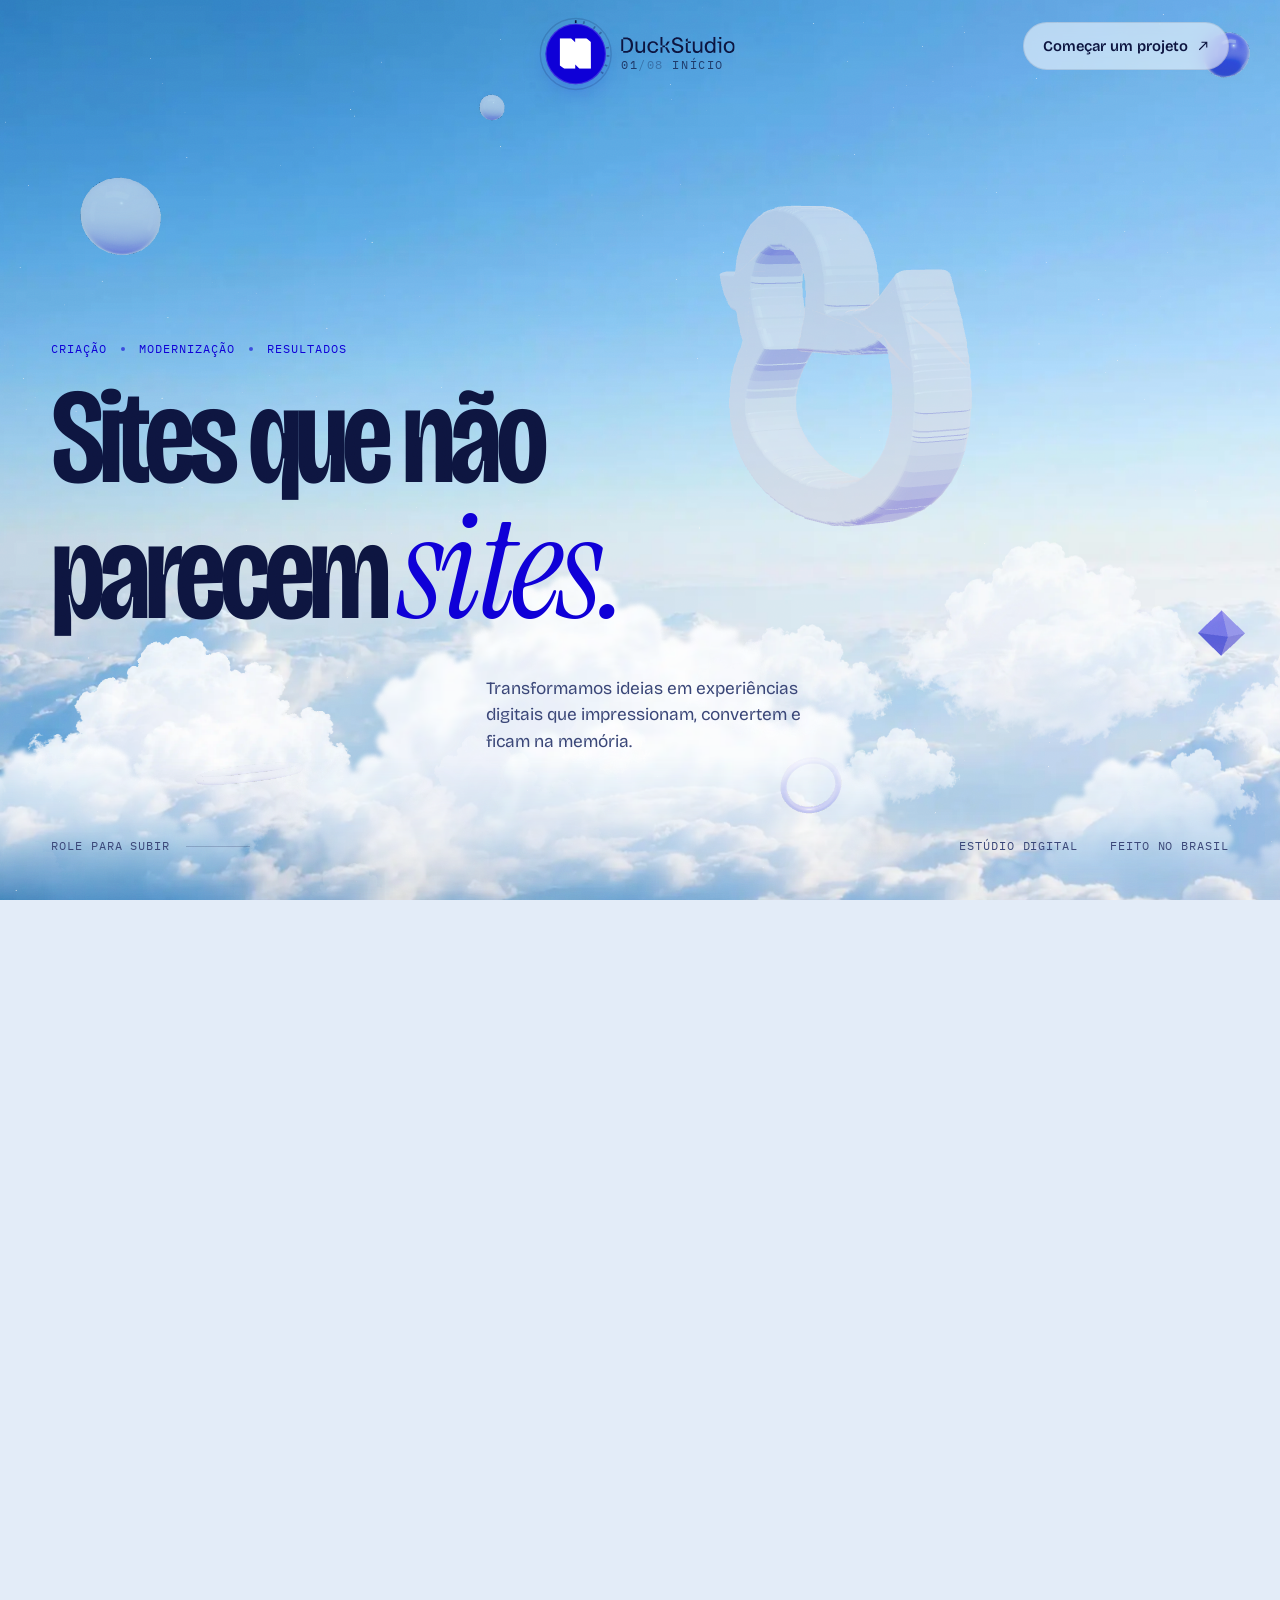
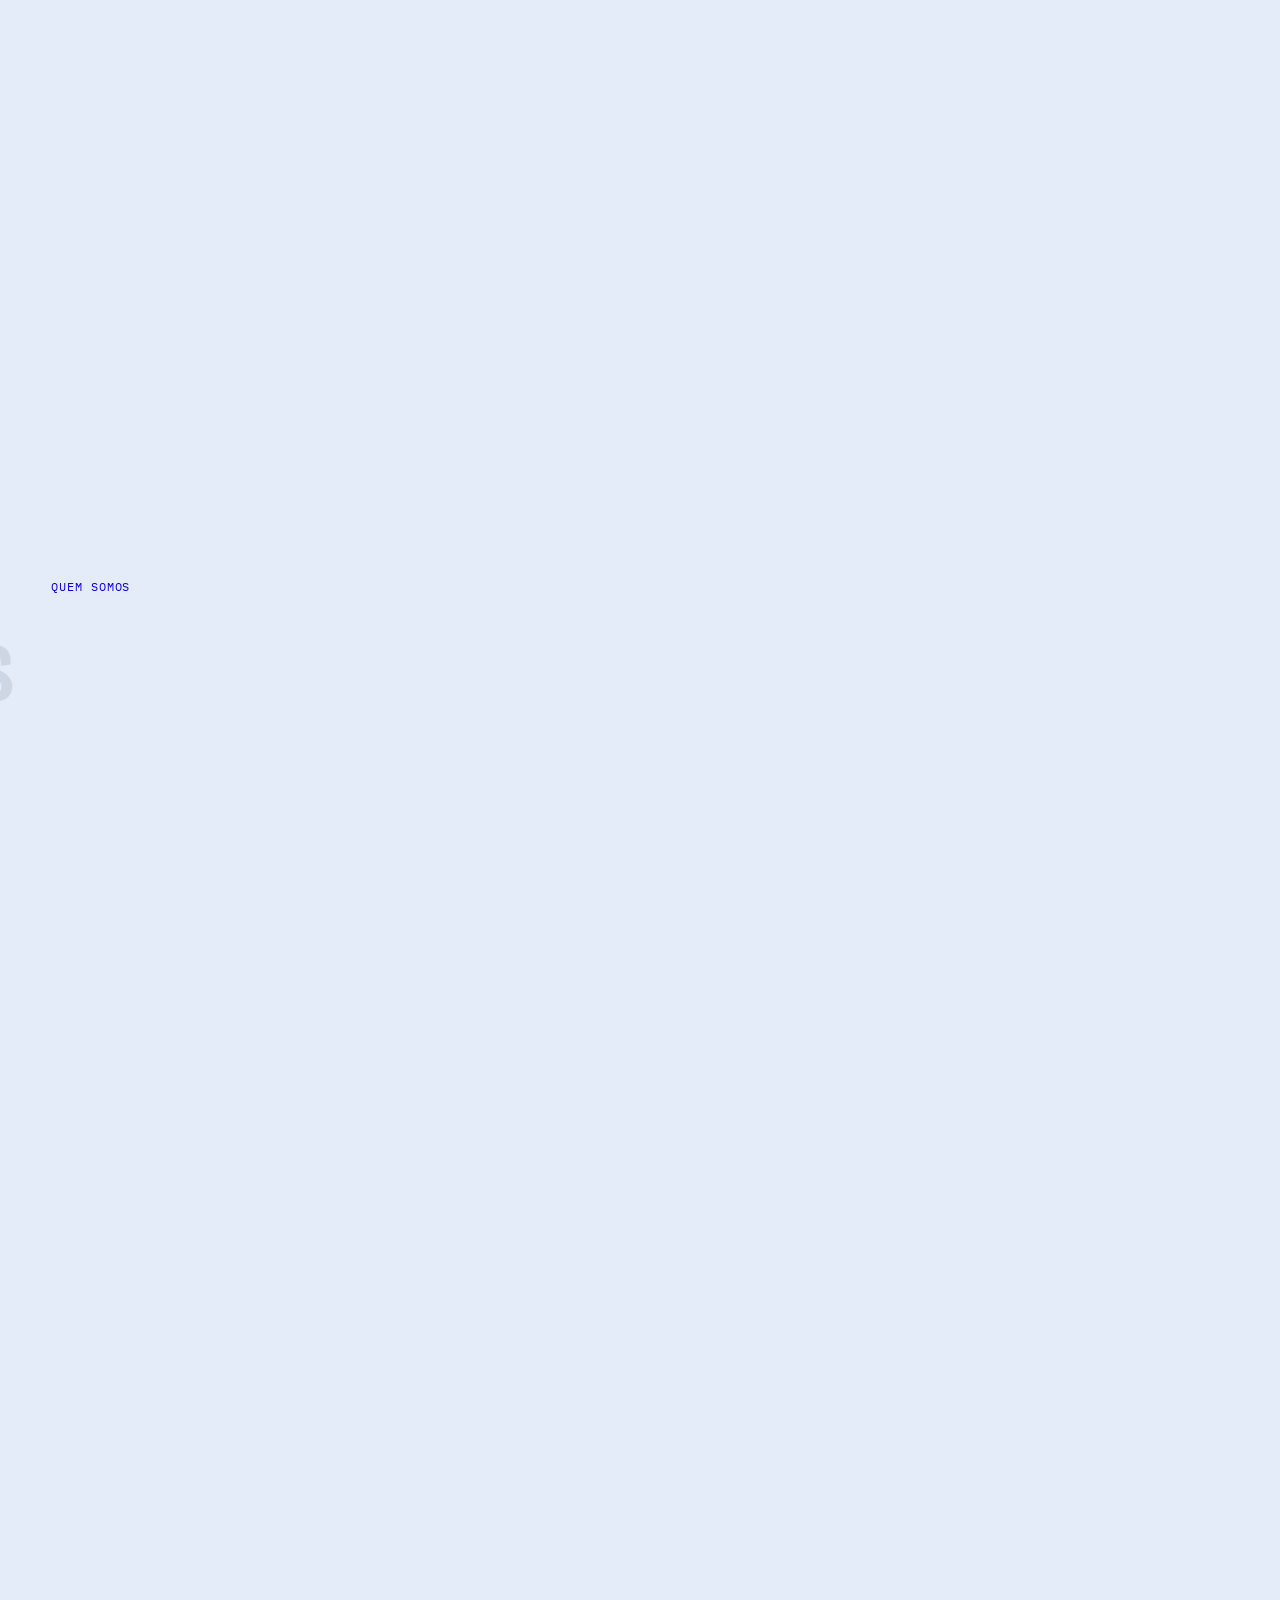
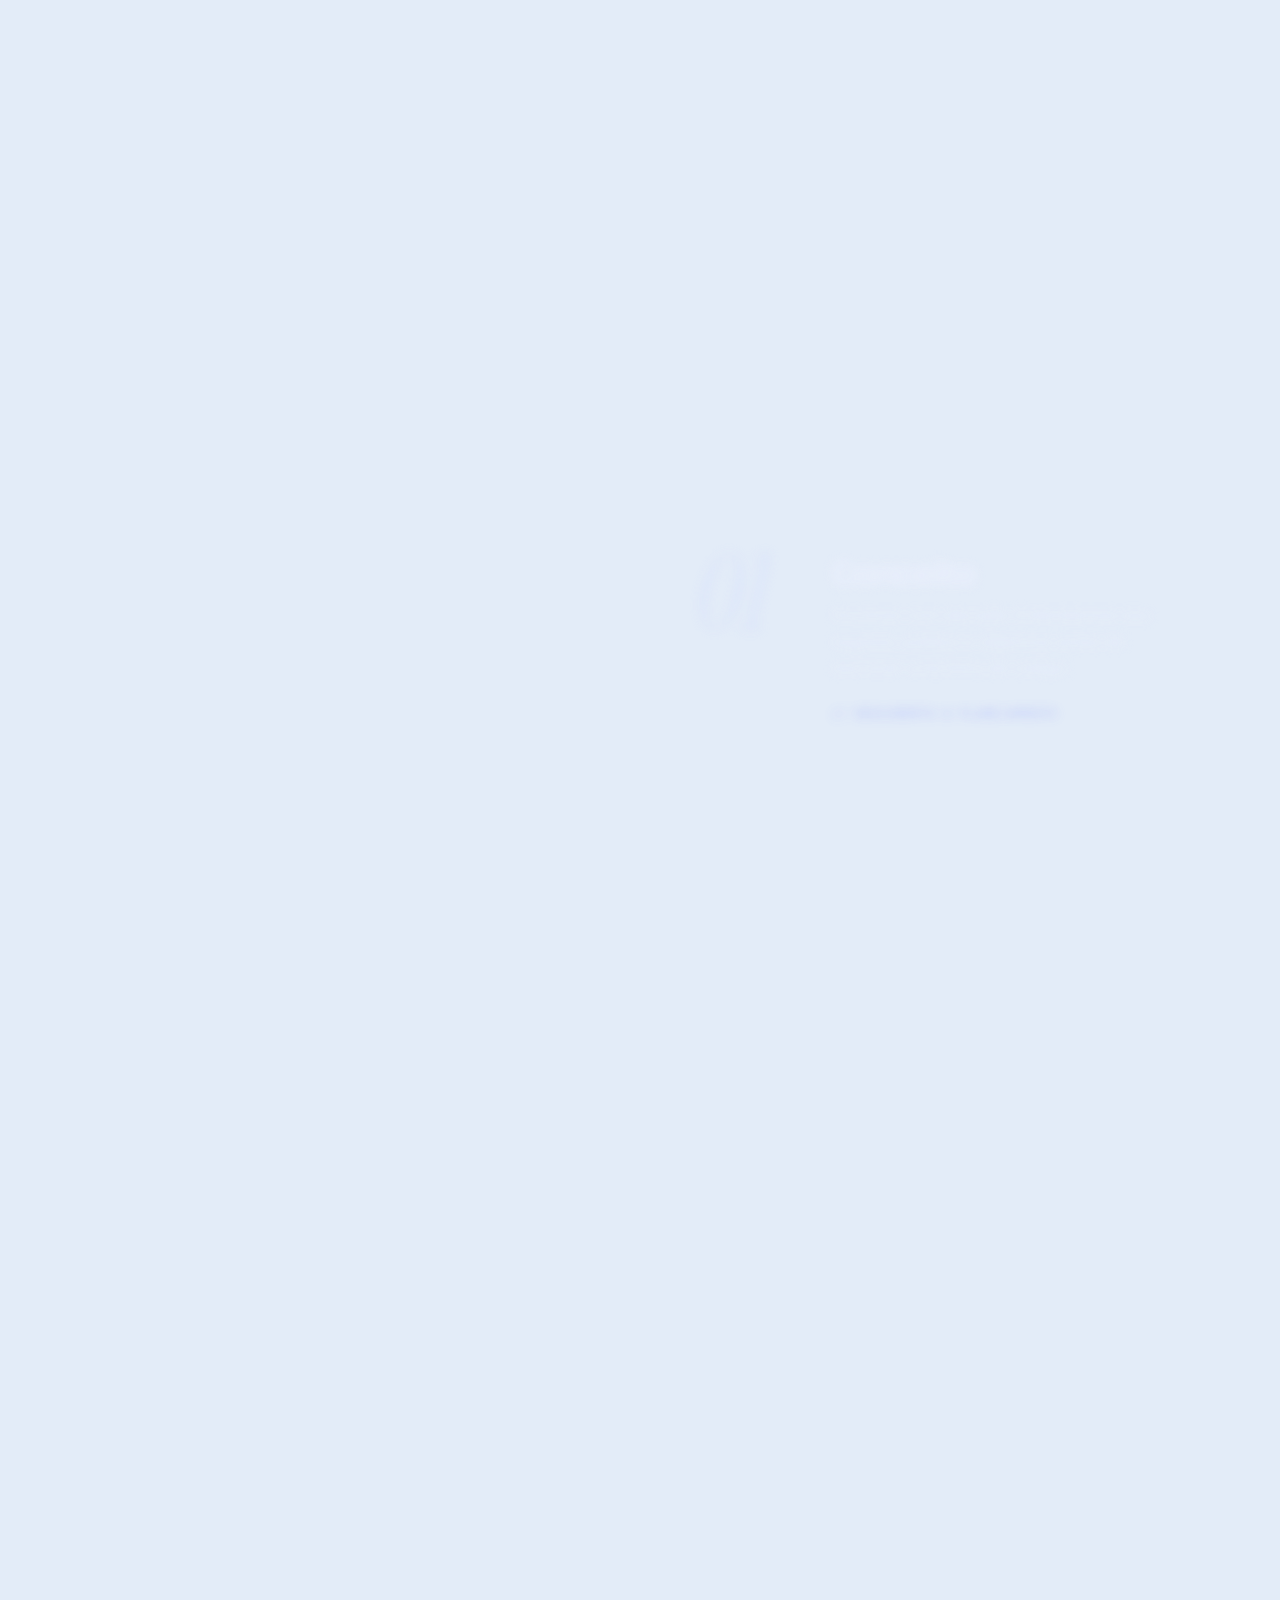
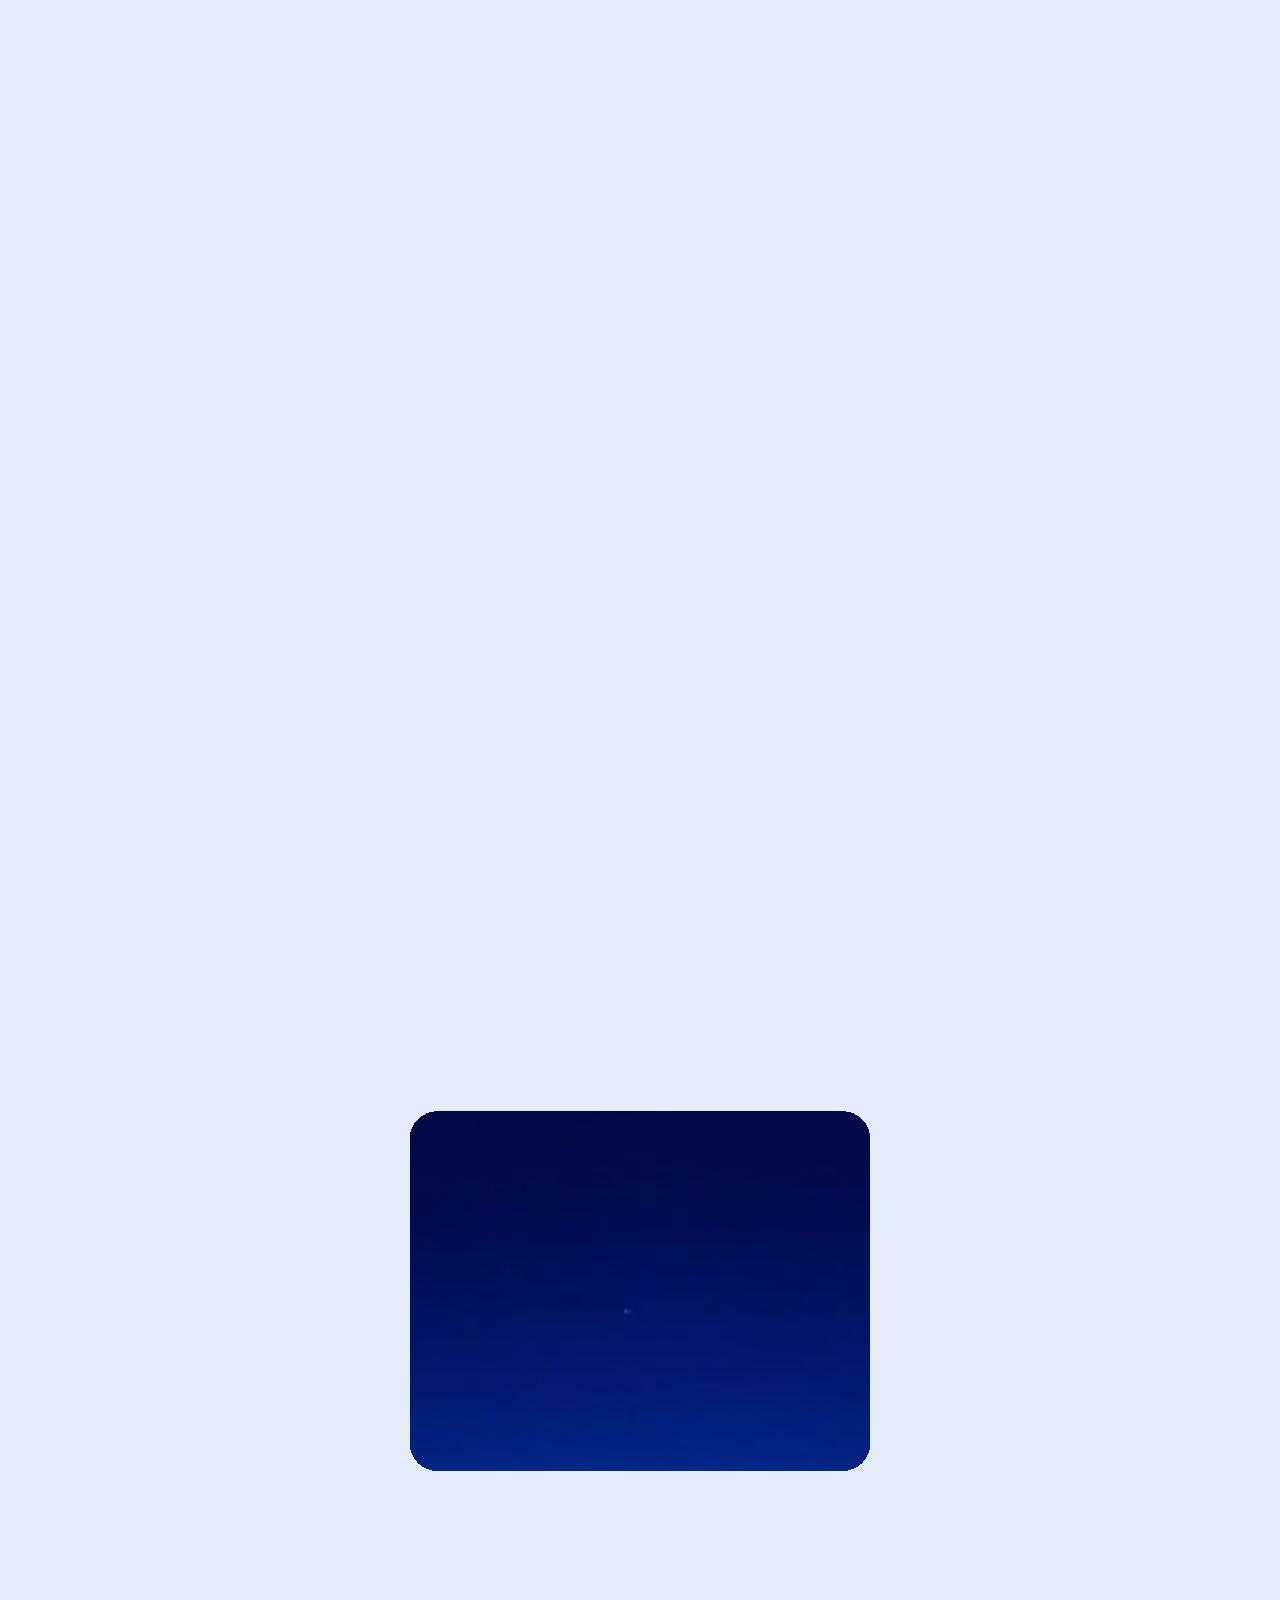
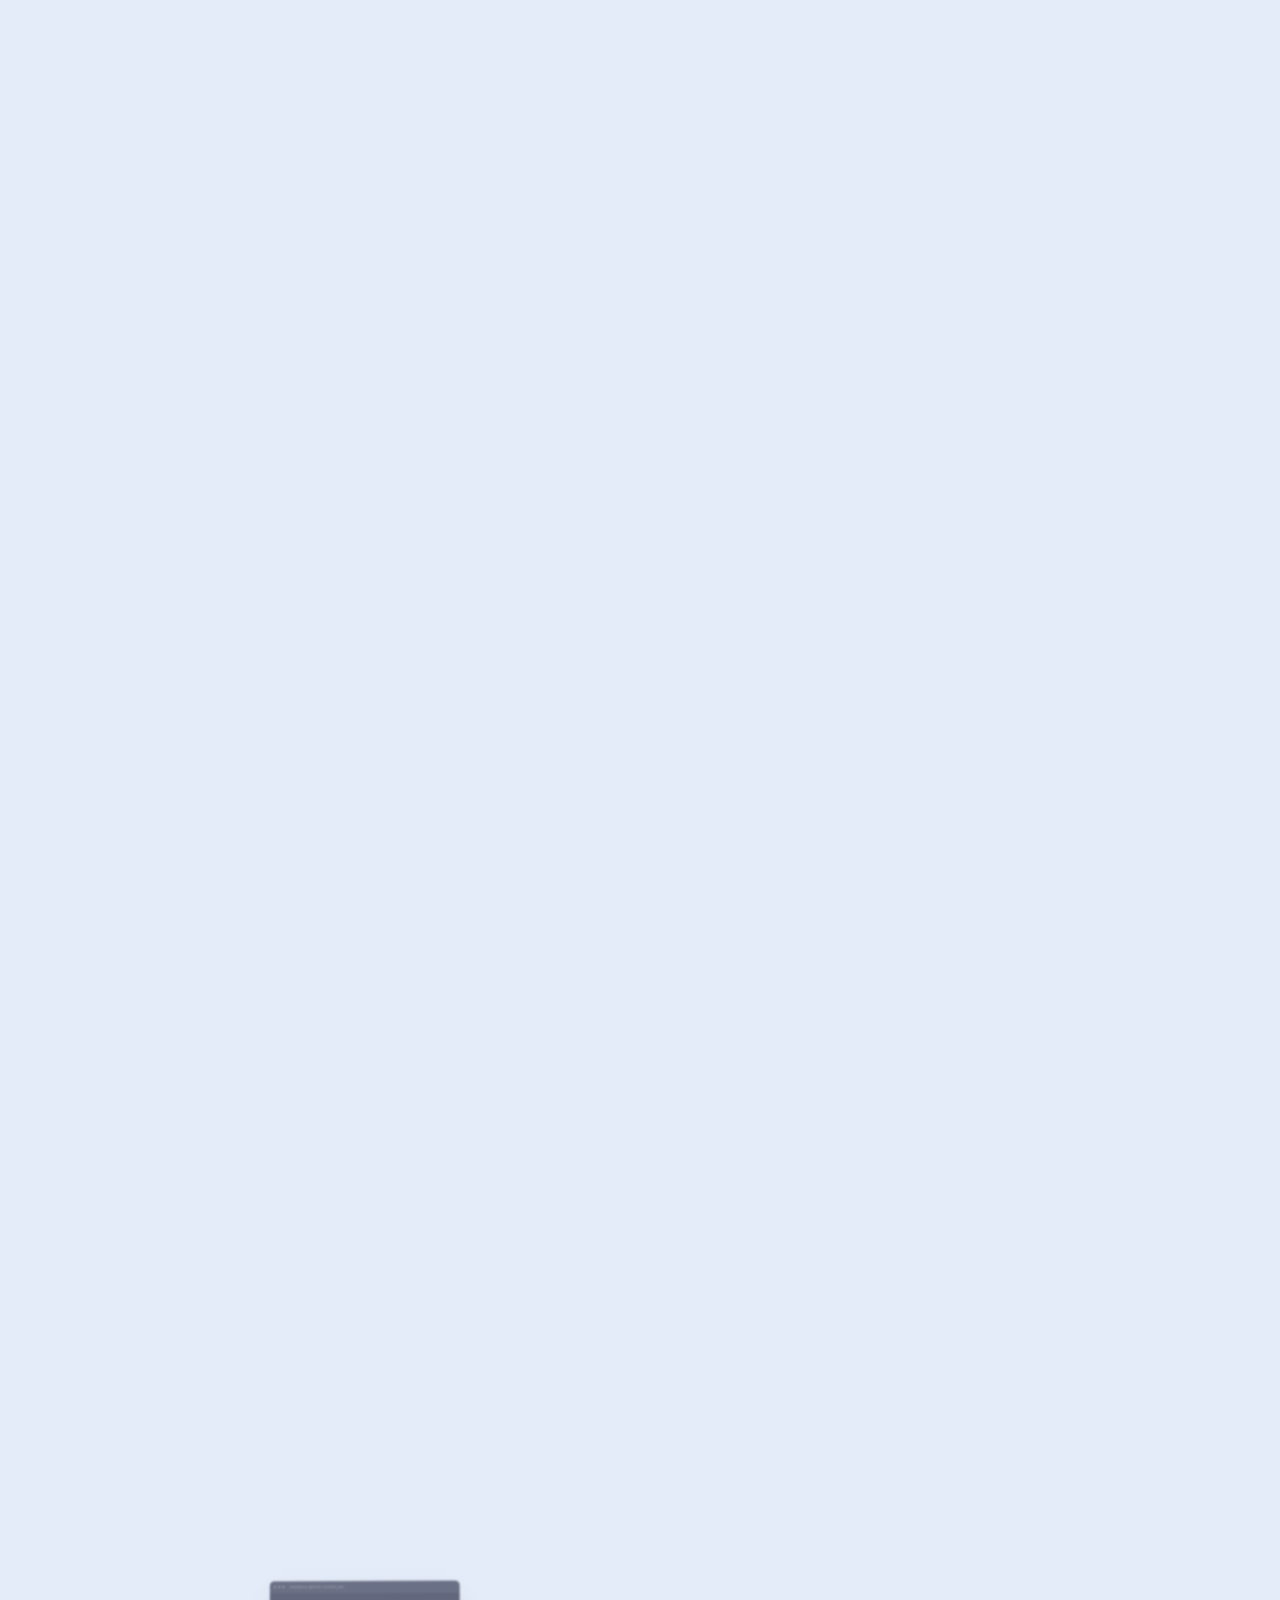
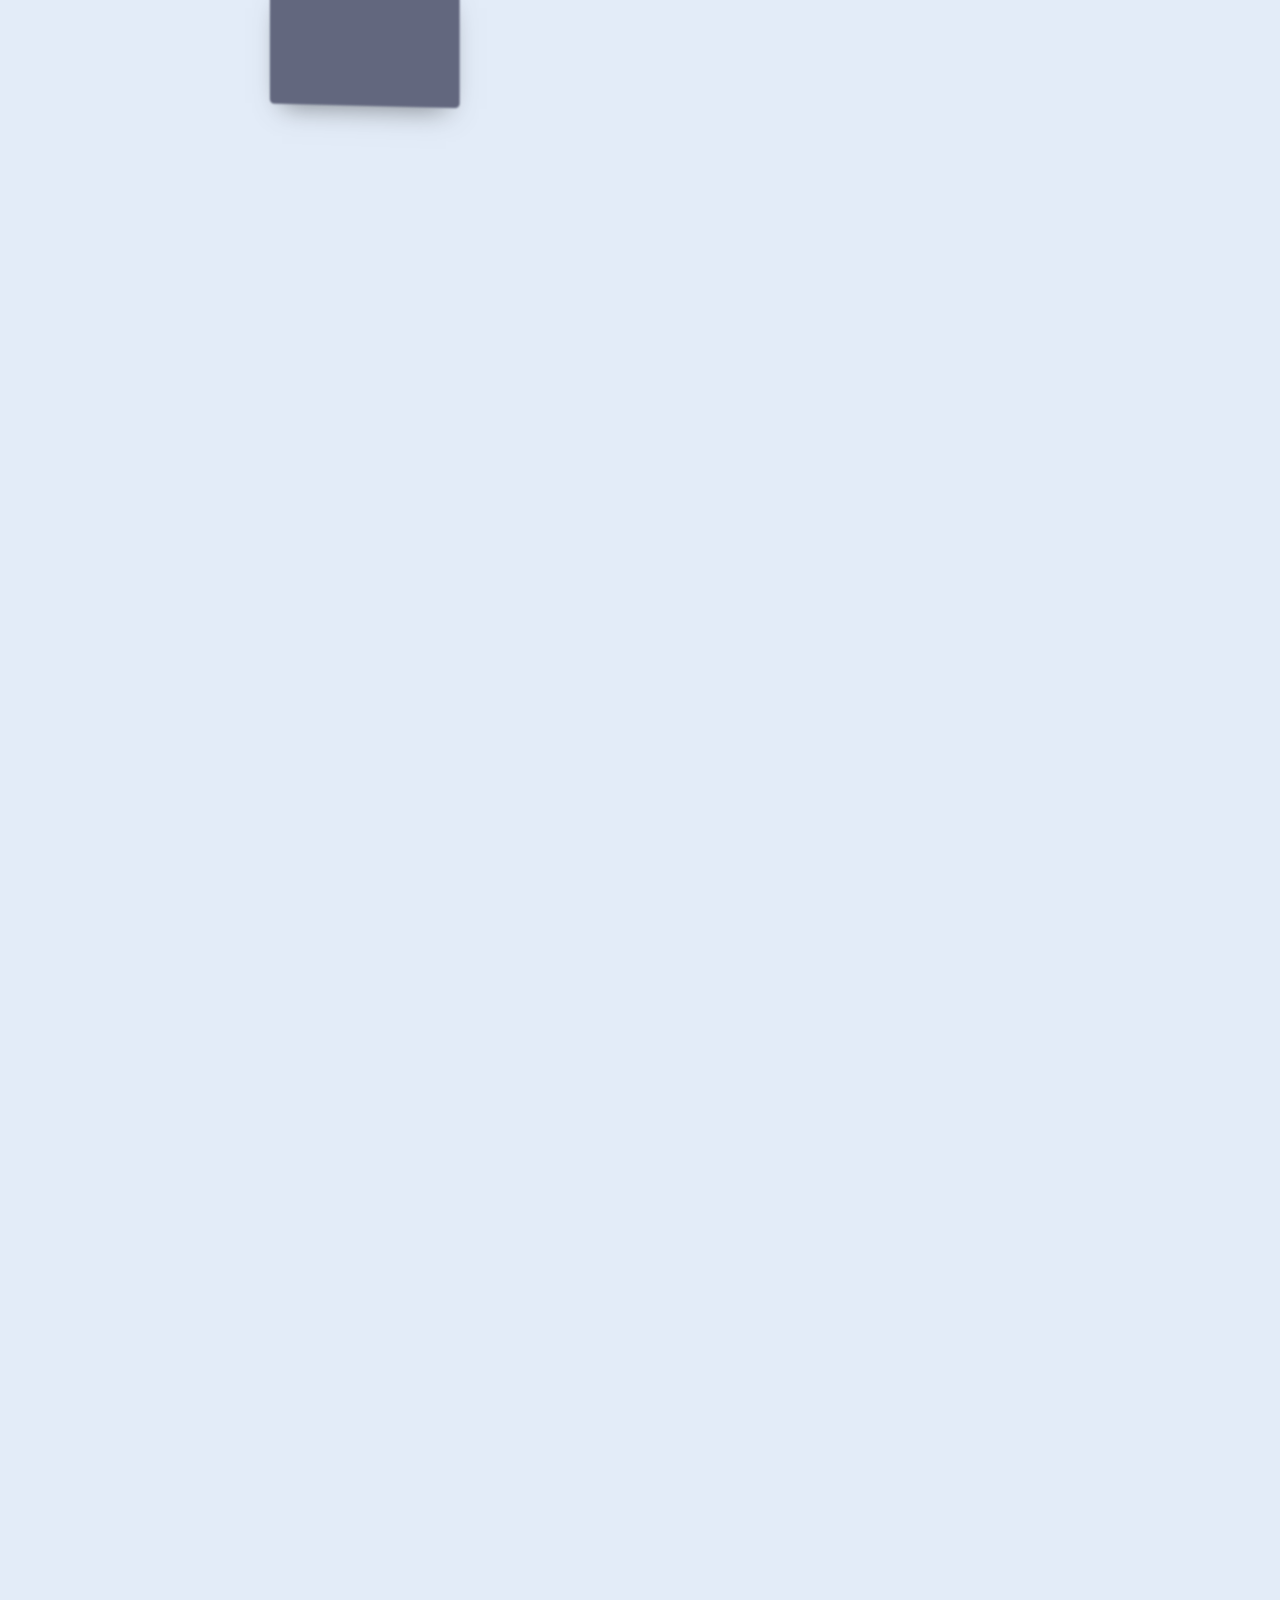
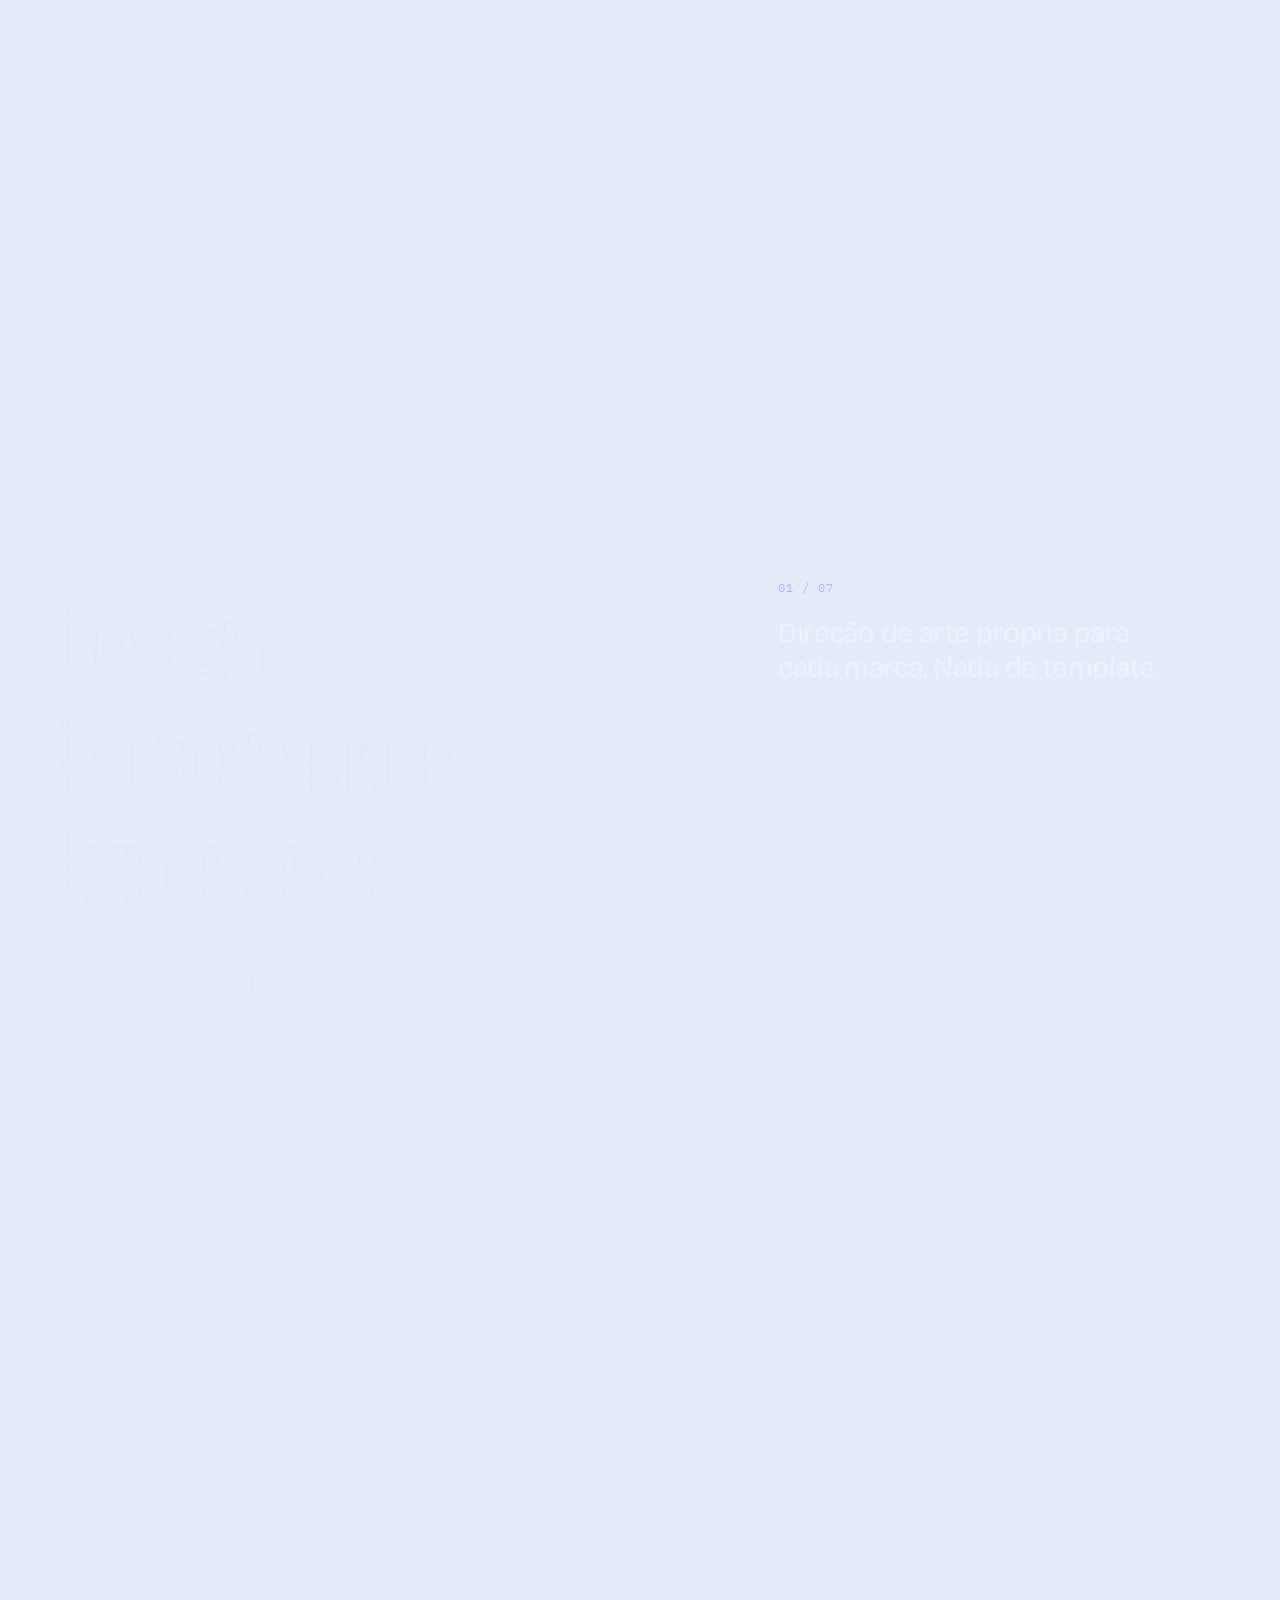
<file: index.html>
<!doctype html>
<html lang="pt-BR">
<head>
  <meta charset="utf-8">
  <meta name="viewport" content="width=device-width, initial-scale=1, viewport-fit=cover">
  <title>DuckStudio — Sites que não parecem sites</title>
  <meta name="description" content="DuckStudio é um estúdio digital brasileiro que cria sites e experiências web com direção de arte, animação, 3D e performance.">
  <meta name="theme-color" content="#dfe9f7">
  <meta property="og:title" content="DuckStudio — Sites que não parecem sites">
  <meta property="og:description" content="Transformamos ideias em experiências digitais que impressionam, convertem e ficam na memória.">
  <meta property="og:image" content="assets/img/og-cover.jpg">
  <meta property="og:type" content="website">
  <link rel="icon" type="image/svg+xml" href="assets/favicon.svg">
  <link rel="preconnect" href="https://fonts.googleapis.com">
  <link rel="preconnect" href="https://fonts.gstatic.com" crossorigin>
  <link rel="stylesheet" href="https://fonts.googleapis.com/css2?family=Bricolage+Grotesque:opsz,wdth,wght@12..96,75..100,300..800&family=Instrument+Serif:ital@0;1&family=IBM+Plex+Mono:wght@400;500&display=swap">
  <link rel="preload" as="image" href="assets/img/sky-hero.webp" media="(min-width: 768px)">
  <link rel="preload" as="image" href="assets/img/sky-hero-m.webp" media="(max-width: 767px)">
  <link rel="stylesheet" href="assets/css/style.css">
</head>
<body class="is-booting">

<svg width="0" height="0" style="position:absolute" aria-hidden="true">
  <!-- Identidade oficial. Os SVGs de assets/brand/ entram aqui como símbolos para
       herdarem a cor do contexto (céu claro / espaço escuro) e poderem ser animados;
       a geometria é exatamente a entregue. src/build.py mantém a sincronia. -->
  <symbol id="mark" viewBox="0 0 182 176"><path pathLength="1" d="M27.989 176H91V150.857L115.58 176H182L181.477 22L155.579 0H90.477V22.5238L66.4195 0H0V155.807L27.989 176Z"/></symbol>
  <symbol id="wordmark" viewBox="0 0 1346 194"><path d="M24.576 189.44V168.96H50.688C93.952 168.96 114.688 145.664 114.688 99.84C114.688 54.016 93.952 30.72 50.688 30.72H24.576V10.24H53.76C111.872 10.24 140.8 41.728 140.8 99.84C140.8 157.952 111.872 189.44 53.76 189.44H24.576ZM0 168.96V30.72H24.576V168.96H0Z"/><path d="M192.748 135.936C192.748 160 205.548 171.776 225.004 171.776C244.716 171.776 260.332 160 260.332 135.936V56.32H282.86V189.44H260.332V169.728H259.82C251.116 186.112 236.524 193.536 217.324 193.536C190.444 193.536 170.22 178.432 170.22 142.592V56.32H192.748V135.936Z"/><path d="M377.6 193.024C336.64 193.024 311.04 165.888 311.04 122.624C311.04 79.36 336.64 52.224 377.6 52.224C409.344 52.224 431.872 68.608 439.552 100.608H414.208C410.112 83.2 398.08 71.936 377.6 71.936C352.256 71.936 336.384 91.392 336.384 122.624C336.384 153.856 352.256 173.312 377.6 173.312C398.08 173.312 410.112 162.048 414.208 144.64H439.552C431.872 176.64 409.344 193.024 377.6 193.024Z"/><path d="M488.248 103.936H465.72V0H488.248V103.936ZM488.248 103.936H518.712V125.952H488.248V103.936ZM518.712 103.936L548.664 56.32H575.032L543.544 103.936H518.712ZM488.248 125.952V189.44H465.72V125.952H488.248ZM518.712 125.952H543.544L580.152 189.184H553.784L518.712 125.952Z"/><path d="M704.394 56.064C701.066 39.168 689.29 27.136 667.018 27.136C646.282 27.136 628.874 35.84 628.874 56.32C628.874 100.096 736.394 70.912 736.394 136.96C736.394 170.752 709.514 193.536 665.482 193.536C631.178 193.536 598.922 174.592 597.13 133.888H622.474C623.754 154.624 641.93 172.544 669.578 172.544C691.85 172.544 711.306 161.536 711.306 143.36C711.306 92.416 603.018 122.112 603.018 59.392C603.018 32.256 627.594 6.144 665.994 6.144C697.738 6.144 724.362 23.04 729.226 56.064H704.394Z"/><path d="M765.6 56.32V28.928L788.128 18.688V56.32H765.6ZM824.992 74.752V56.32H788.128V155.904C788.128 171.008 800.416 174.336 812.448 174.336C816.8 174.336 821.152 173.824 824.992 173.312V192C819.104 193.024 812.448 193.792 806.048 193.792C785.568 193.792 765.6 185.856 765.6 155.904V74.752H824.992Z"/><path d="M870.498 135.936C870.498 160 883.298 171.776 902.754 171.776C922.466 171.776 938.082 160 938.082 135.936V56.32H960.61V189.44H938.082V169.728H937.57C928.866 186.112 914.274 193.536 895.074 193.536C868.194 193.536 847.97 178.432 847.97 142.592V56.32H870.498V135.936Z"/><path d="M1046.9 193.536C1011.32 193.536 988.79 166.144 988.79 122.624C988.79 79.36 1011.32 52.224 1046.9 52.224C1066.1 52.224 1081.46 60.16 1091.45 74.24H1091.96V0H1114.49V189.44H1091.96V171.264H1091.45C1081.46 185.6 1066.1 193.536 1046.9 193.536ZM1053.05 173.824C1076.85 173.824 1091.96 154.112 1091.96 122.624C1091.96 91.392 1076.85 71.936 1053.05 71.936C1028.98 71.936 1014.13 91.392 1014.13 122.624C1014.13 154.112 1028.98 173.824 1053.05 173.824Z"/><path d="M1183.64 189.44H1161.12V74.752H1139.1V56.32H1183.64V189.44ZM1172.38 30.72C1164.19 30.72 1158.04 24.32 1158.04 16.384C1158.04 8.192 1164.19 1.79199 1172.38 1.79199C1180.57 1.79199 1186.72 8.192 1186.72 16.384C1186.72 24.32 1180.57 30.72 1172.38 30.72Z"/><path d="M1279.59 193.536C1238.89 193.536 1213.29 166.144 1213.29 122.624C1213.29 79.36 1238.89 52.224 1279.59 52.224C1320.3 52.224 1345.9 79.36 1345.9 122.624C1345.9 166.144 1320.3 193.536 1279.59 193.536ZM1279.59 173.824C1304.94 173.824 1320.55 154.112 1320.55 122.624C1320.55 91.392 1304.94 71.936 1279.59 71.936C1254.25 71.936 1238.63 91.392 1238.63 122.624C1238.63 154.112 1254.25 173.824 1279.59 173.824Z"/></symbol>
  <!-- lockup oficial = marca (y+8,44) + nome (x+226,575), as medidas do arquivo entregue -->
  <symbol id="logo" viewBox="0 0 1573 194">
    <use href="#mark" x="0" y="8.44" width="182" height="176"/>
    <use href="#wordmark" x="226.575" y="0" width="1346" height="194"/>
  </symbol>
</svg>

<a class="skip" href="#estudio">Pular para o conteúdo</a>

<!-- ============ ATMOSFERA (fixa) ============ -->
<div class="sky" aria-hidden="true">
  <div class="sky__layer sky__day"></div>
  <div class="sky__layer sky__high"></div>
  <div class="sky__layer sky__night"></div>
  <div class="sky__layer sky__dawn"></div>
</div>
<canvas id="gl" aria-hidden="true"></canvas>
<div class="grain" aria-hidden="true"></div>

<!-- ============ LOGO-GUIA (fio condutor) ============ -->
<button class="guide" id="guide" type="button" aria-expanded="false" aria-controls="nav" aria-label="DuckStudio — abrir navegação">
  <span class="guide__mark">
    <svg class="guide__ring" viewBox="0 0 64 64" aria-hidden="true">
      <circle class="guide__track" cx="32" cy="32" r="30"/>
      <circle class="guide__progress" cx="32" cy="32" r="30" pathLength="1"/>
      <g class="guide__ticks"></g>
    </svg>
    <span class="guide__disc"><svg viewBox="0 0 182 176" aria-hidden="true"><use href="#mark"/></svg></span>
  </span>
  <span class="guide__text">
    <svg class="guide__name" viewBox="0 0 1346 194" aria-hidden="true"><use href="#wordmark"/></svg>
    <span class="guide__where mono"><span class="guide__num">01</span><span class="guide__sep">/08</span> <span class="guide__label">Início</span><span class="guide__extra"></span></span>
  </span>
</button>

<a class="top-cta" href="#contato" data-scroll>
  <span>Começar um projeto</span>
  <svg viewBox="0 0 16 16" aria-hidden="true"><path d="M3 13 13 3M6 3h7v7" fill="none" stroke="currentColor" stroke-width="1.5"/></svg>
</a>

<nav class="nav" id="nav" aria-label="Seções" hidden>
  <div class="nav__inner">
    <p class="nav__eyebrow mono">Mapa da experiência</p>
    <ol class="nav__list">
      <li><a href="#inicio" data-scroll><span class="mono">01</span>Início</a></li>
      <li><a href="#estudio" data-scroll><span class="mono">02</span>Estúdio</a></li>
      <li><a href="#processo" data-scroll><span class="mono">03</span>Processo</a></li>
      <li><a href="#trabalhos" data-scroll><span class="mono">04</span>Trabalhos</a></li>
      <li><a href="#diferenciais" data-scroll><span class="mono">05</span>Diferenciais</a></li>
      <li><a href="#tecnologia" data-scroll><span class="mono">06</span>Tecnologia</a></li>
      <li><a href="#comecar" data-scroll><span class="mono">07</span>Começar</a></li>
      <li><a href="#contato" data-scroll><span class="mono">08</span>Contato</a></li>
    </ol>
    <div class="nav__foot mono">
      <a href="https://wa.me/5521974590268" target="_blank" rel="noopener">WhatsApp</a>
      <a href="https://www.instagram.com/duckk.studio/" target="_blank" rel="noopener">Instagram</a>
      <a href="https://x.com/duck_studio_ofc" target="_blank" rel="noopener">X</a>
      <a href="https://www.youtube.com/@duck_studio_ofc" target="_blank" rel="noopener">YouTube</a>
    </div>
  </div>
</nav>

<main id="top">

  <!-- 01 — HERO ============================================== -->
  <section class="s s-hero" id="inicio" data-label="Início" data-theme="light">
    <div class="hero__clouds" aria-hidden="true">
      <div class="cloud cloud--l"></div>
      <div class="cloud cloud--r"></div>
      <div class="cloud cloud--front"></div>
    </div>
    <div class="hero__inner">
      <p class="eyebrow mono hero__eyebrow"><span>Criação</span><i></i><span>Modernização</span><i></i><span>Resultados</span></p>
      <h1 class="hero__title">
        <span class="line"><span>Sites que não</span></span>
        <span class="line"><span>parecem <em>sites.</em></span></span>
      </h1>
      <p class="hero__lede">Transformamos ideias em experiências digitais que impressionam, convertem e ficam na memória.</p>
    </div>
    <div class="hero__cue mono" aria-hidden="true"><span>Role para subir</span><i></i></div>
    <div class="hero__meta mono" aria-hidden="true">
      <span>Estúdio digital</span>
      <span>Feito no Brasil</span>
    </div>
  </section>

  <!-- 02 — ESTÚDIO ============================================ -->
  <section class="s s-about" id="estudio" data-label="Estúdio" data-theme="light">
    <div class="about__drift" aria-hidden="true"></div>
    <div class="about__statement">
      <p class="eyebrow mono">Quem somos</p>
      <h2 class="about__big">
        <span class="about__row about__row--l">Nós não entregamos</span>
        <span class="about__row about__row--r">apenas páginas.</span>
      </h2>
      <p class="about__answer">Criamos <em>experiências digitais.</em></p>
    </div>
    <div class="about__grid">
      <div class="about__story">
        <p>A <strong>DuckStudio</strong> nasceu da paixão pelo design digital e da vontade de unir design de alto impacto com tecnologia que realmente performa.</p>
        <p class="about__philo">Nossa filosofia: <span>código limpo, design marcante, resultados reais.</span></p>
      </div>
      <dl class="about__pair">
        <div><dt class="mono">Missão</dt><dd>Criar experiências digitais únicas que transformam visitantes em clientes fiéis.</dd></div>
        <div><dt class="mono">Visão</dt><dd>Ser referência em design digital no Brasil, levando negócios locais ao nível global.</dd></div>
      </dl>
      <ul class="about__marks" aria-label="Números do estúdio">
        <li><span class="about__n" data-count="3">3</span><span class="about__plus">+</span><span class="mono">anos de mercado</span></li>
        <li><span class="about__n" data-count="20">20</span><span class="about__plus">+</span><span class="mono">projetos entregues</span></li>
        <li><span class="about__n about__n--flag">BR</span><span class="mono">feito no Brasil</span></li>
      </ul>
    </div>
  </section>

  <!-- 03 — PROCESSO =========================================== -->
  <section class="s s-process" id="processo" data-label="Processo" data-theme="dark">
    <div class="process__pin">
      <header class="process__head">
        <p class="eyebrow mono">Como trabalhamos — 5 etapas</p>
        <h2 class="process__title">Da ideia ao ar,<br><em>ganhando altitude.</em></h2>
      </header>
      <div class="process__track">
        <svg class="process__path" viewBox="0 0 3000 600" preserveAspectRatio="none" aria-hidden="true">
          <path d="M0 470 C 300 470 420 180 700 200 S 1100 460 1350 380 S 1750 90 2050 150 S 2500 420 2700 260 S 2900 120 3000 110" pathLength="1"/>
        </svg>
        <ol class="process__steps">
          <li class="step step--1" data-fx="blur">
            <span class="step__n">01</span>
            <div class="step__body">
              <h3>Conceito</h3>
              <p>Ouvimos com atenção. Entendemos seu negócio, público e objetivos antes de escrever uma linha de código.</p>
              <span class="mono step__tag">// descoberta &amp; planejamento</span>
            </div>
          </li>
          <li class="step step--2" data-fx="clip">
            <span class="step__n">02</span>
            <div class="step__body">
              <h3>Design</h3>
              <p>Protótipos visuais únicos, alinhados à identidade da sua marca. Cada pixel pensado para encantar e converter.</p>
              <span class="mono step__tag">// ui/ux &amp; direção de arte</span>
            </div>
          </li>
          <li class="step step--3" data-fx="words">
            <span class="step__n">03</span>
            <div class="step__body">
              <h3>Desenvolvimento</h3>
              <p>Código limpo, performático e semântico. Testado em todos os dispositivos e navegadores.</p>
              <span class="mono step__tag">// build, qa &amp; integração</span>
            </div>
          </li>
          <li class="step step--4" data-fx="depth">
            <span class="step__n">04</span>
            <div class="step__body">
              <h3>Experiência</h3>
              <p>Movimento, 3D e microinterações que guiam o olhar — sempre com propósito e sem pesar.</p>
              <span class="mono step__tag">// motion, 3d &amp; performance</span>
            </div>
          </li>
          <li class="step step--5" data-fx="rise">
            <span class="step__n">05</span>
            <div class="step__body">
              <h3>Entrega</h3>
              <p>Deploy seguro, domínio, hospedagem e SEO configurados. E não desaparecemos: acompanhamos e evoluímos com você.</p>
              <span class="mono step__tag">// deploy, suporte &amp; evolução</span>
            </div>
          </li>
        </ol>
      </div>
    </div>
  </section>

  <!-- 04 — TRABALHOS ========================================== -->
  <section class="s s-work" id="trabalhos" data-label="Trabalhos" data-theme="dark">
    <div class="work__intro">
      <div class="work__window">
        <div class="work__window-img" aria-hidden="true"></div>
        <div class="work__window-copy">
          <p class="eyebrow mono">Portfólio — 3 projetos reais</p>
          <h2 class="work__title">Três experiências.<br><em>Três mundos.</em></h2>
        </div>
      </div>
    </div>

    <div class="work__stage">
      <article class="project" data-project="1" style="--tone:#ff5347">
        <div class="project__atmos" style="background-image:url(assets/img/p-doze.webp)" aria-hidden="true"></div>
        <div class="project__visual">
          <figure class="frame frame--main">
            <div class="frame__bar" aria-hidden="true"><i></i><i></i><i></i><span class="mono">endreusvp.github.io/site_box</span></div>
            <picture>
              <source media="(max-width: 767px)" srcset="assets/img/shots/doze-m1.webp" width="600" height="1298">
              <img src="assets/img/shots/doze-d1.webp" alt="Página inicial do site DOZE — Clube de Combate" loading="lazy" decoding="async" width="1440" height="900">
            </picture>
          </figure>
          <figure class="frame frame--back" aria-hidden="true"><img src="assets/img/shots/doze-d2.webp" alt="" loading="lazy" decoding="async" width="1440" height="900"></figure>
        </div>
        <div class="project__info">
          <p class="project__idx mono">01 / 03</p>
          <h3 class="project__name">DOZE</h3>
          <p class="project__sub">Clube de Combate</p>
          <p class="project__cat mono">Esporte · Academia de boxe</p>
          <p class="project__desc">“Doze rounds. Nenhuma desculpa.” Um site cru e industrial para um clube de combate, com metodologia em quatro estágios e planos Jab, Cruzado e Nocaute.</p>
          <ul class="project__tags mono"><li>Landing page</li><li>Planos</li><li>Motion</li></ul>
          <a class="btn btn--ghost" href="https://endreusvp.github.io/site_box/" target="_blank" rel="noopener">Visitar experiência <span aria-hidden="true">↗</span></a>
        </div>
      </article>

      <article class="project" data-project="2" style="--tone:#ffb04a">
        <div class="project__atmos" style="background-image:url(assets/img/p-atoba.webp)" aria-hidden="true"></div>
        <div class="project__visual">
          <figure class="frame frame--main">
            <div class="frame__bar" aria-hidden="true"><i></i><i></i><i></i><span class="mono">endreusvp.github.io/atobav2</span></div>
            <picture>
              <source media="(max-width: 767px)" srcset="assets/img/shots/atoba-m1.webp" width="600" height="1298">
              <img src="assets/img/shots/atoba-d1.webp" alt="Página inicial do site Atobá Construções e Serviços" loading="lazy" decoding="async" width="1440" height="900">
            </picture>
          </figure>
          <figure class="frame frame--back" aria-hidden="true"><img src="assets/img/shots/atoba-d2.webp" alt="" loading="lazy" decoding="async" width="1440" height="900"></figure>
        </div>
        <div class="project__info">
          <p class="project__idx mono">02 / 03</p>
          <h3 class="project__name">ATOBÁ</h3>
          <p class="project__sub">Construções e Serviços</p>
          <p class="project__cat mono">Construção civil · Institucional</p>
          <p class="project__desc">“Erguendo o futuro com solidez e precisão.” Portfólio de obras, processo em cinco etapas e serviços que vão de pisos e estruturas metálicas a reformas corporativas.</p>
          <ul class="project__tags mono"><li>Institucional</li><li>Portfólio</li><li>SEO</li></ul>
          <a class="btn btn--ghost" href="https://endreusvp.github.io/atobav2/" target="_blank" rel="noopener">Visitar experiência <span aria-hidden="true">↗</span></a>
        </div>
      </article>

      <article class="project" data-project="3" style="--tone:#7fd3ff">
        <div class="project__atmos" style="background-image:url(assets/img/p-frigus.webp)" aria-hidden="true"></div>
        <div class="project__visual">
          <figure class="frame frame--main">
            <div class="frame__bar" aria-hidden="true"><i></i><i></i><i></i><span class="mono">endreusvp.github.io/refrigeracao</span></div>
            <picture>
              <source media="(max-width: 767px)" srcset="assets/img/shots/frigus-m1.webp" width="600" height="1298">
              <img src="assets/img/shots/frigus-d1.webp" alt="Página inicial do site FRIGUS — Engenharia do Frio" loading="lazy" decoding="async" width="1440" height="900">
            </picture>
          </figure>
          <figure class="frame frame--back" aria-hidden="true"><img src="assets/img/shots/frigus-d2.webp" alt="" loading="lazy" decoding="async" width="1440" height="900"></figure>
        </div>
        <div class="project__info">
          <p class="project__idx mono">03 / 03</p>
          <h3 class="project__name">FRIGUS</h3>
          <p class="project__sub">Engenharia do Frio</p>
          <p class="project__cat mono">Refrigeração &amp; climatização · Site institucional</p>
          <p class="project__desc">Uma presença digital fria e precisa como o serviço: vídeo em destaque, leituras técnicas como linguagem visual e uma narrativa sobre controle do frio desde 2009.</p>
          <ul class="project__tags mono"><li>Vídeo</li><li>Dados técnicos</li><li>Responsivo</li></ul>
          <a class="btn btn--ghost" href="https://endreusvp.github.io/refrigeracao/" target="_blank" rel="noopener">Visitar experiência <span aria-hidden="true">↗</span></a>
        </div>
      </article>
    </div>
  </section>

  <!-- 05 — DIFERENCIAIS ======================================= -->
  <section class="s s-diff" id="diferenciais" data-label="Diferenciais" data-theme="dark">
    <div class="diff__pin">
      <p class="eyebrow mono diff__eyebrow">Por que não fazemos sites genéricos</p>
      <div class="diff__window">
        <ul class="diff__words">
          <li data-d="Direção de arte própria para cada marca. Nada de template.">Design</li>
          <li data-d="Imagens comprimidas, carregamento sob demanda e animações na GPU. Bonito e rápido.">Performance</li>
          <li data-d="Cada rolagem conta uma parte da história — o visitante sente, não só lê.">Experiência</li>
          <li data-d="Movimento com propósito: guia o olhar, nunca distrai.">Animação</li>
          <li data-d="Código limpo, semântico e fácil de evoluir com o seu negócio.">Tecnologia</li>
          <li data-d="Pensado separadamente para celular, tablet e desktop — não apenas encolhido.">Responsividade</li>
          <li data-d="Desenvolvido do zero para o seu objetivo, sem atalhos.">Sob medida</li>
        </ul>
      </div>
      <div class="diff__side">
        <span class="diff__count mono"><span class="diff__i">01</span> / 07</span>
        <p class="diff__desc" aria-live="polite">Direção de arte própria para cada marca. Nada de template.</p>
      </div>
    </div>
  </section>

  <!-- 06 — TECNOLOGIA ========================================= -->
  <section class="s s-tech" id="tecnologia" data-label="Tecnologia" data-theme="dark">
    <div class="tech__beam" aria-hidden="true"></div>
    <div class="tech__head">
      <p class="eyebrow mono">Tecnologia</p>
      <h2 class="tech__title">A tecnologia fica invisível.<br><em>A experiência, não.</em></h2>
    </div>
    <ul class="tech__field" aria-label="Tecnologias que usamos">
      <li style="--x:8%;--y:6%" data-depth="0.9"><b>HTML5</b><span class="mono">estrutura semântica</span></li>
      <li style="--x:66%;--y:2%" data-depth="0.4"><b>CSS3</b><span class="mono">layout &amp; motion</span></li>
      <li style="--x:38%;--y:18%" data-depth="1.3"><b>JavaScript</b><span class="mono">interação</span></li>
      <li style="--x:80%;--y:28%" data-depth="0.7"><b>React</b><span class="mono">interfaces</span></li>
      <li style="--x:4%;--y:44%" data-depth="0.5"><b>Three.js</b><span class="mono">3D em tempo real</span></li>
      <li style="--x:56%;--y:50%" data-depth="1.1"><b>GSAP</b><span class="mono">coreografia</span></li>
      <li style="--x:26%;--y:70%" data-depth="0.8"><b>Node.js</b><span class="mono">back-end</span></li>
      <li style="--x:74%;--y:76%" data-depth="0.35"><b>WordPress</b><span class="mono">conteúdo</span></li>
      <li style="--x:46%;--y:88%" data-depth="1.0"><b>Figma</b><span class="mono">design</span></li>
    </ul>
    <p class="tech__foot mono">Tudo otimizado: lazy loading · imagens comprimidas · animações via transform/opacity · movimento reduzido respeitado</p>
  </section>

  <!-- 07 — CTA ================================================ -->
  <section class="s s-cta" id="comecar" data-label="Começar" data-theme="light">
    <div class="cta__reveal">
      <div class="cta__dawn" aria-hidden="true"></div>
      <div class="cta__inner">
        <h2 class="cta__title" aria-label="Vamos criar algo que merece ser visto?">
          <span class="cta__line">Vamos criar algo</span>
          <span class="cta__line">que <em>merece ser visto?</em></span>
        </h2>
        <a class="btn btn--solid cta__btn" href="#contato" data-scroll>Começar um projeto <span aria-hidden="true">→</span></a>
      </div>
    </div>
  </section>

  <!-- 08 — CONTATO / FOOTER =================================== -->
  <footer class="s s-contact" id="contato" data-label="Contato" data-theme="light">
    <div class="contact__grid">
      <div class="contact__lead">
        <p class="eyebrow mono">Fale com a gente — resposta em até 24h</p>
        <h2 class="contact__title">Seu próximo site<br>começa <em>aqui.</em></h2>
        <p class="contact__sub">Descreva seu projeto e montamos uma proposta personalizada — sem compromisso, sem enrolação.</p>
        <ul class="contact__channels">
          <li><span class="mono">WhatsApp</span><a href="https://wa.me/5521974590268" target="_blank" rel="noopener">+55 21 97459-0268</a></li>
          <li><span class="mono">E-mail</span><a href="mailto:duckstudio@duckkstudio.shop">duckstudio@duckkstudio.shop</a></li>
          <li><span class="mono">Instagram</span><a href="https://www.instagram.com/duckk.studio/" target="_blank" rel="noopener">@duckk.studio</a></li>
          <li><span class="mono">X / Twitter</span><a href="https://x.com/duck_studio_ofc" target="_blank" rel="noopener">@duck_studio_ofc</a></li>
          <li><span class="mono">YouTube</span><a href="https://www.youtube.com/@duck_studio_ofc" target="_blank" rel="noopener">@duck_studio_ofc</a></li>
        </ul>
      </div>

      <form class="contact__form" id="contactForm" novalidate>
        <div class="field-row">
          <div class="field"><label for="cf-name">Seu nome</label><input id="cf-name" name="nome" type="text" placeholder="Como posso te chamar?" autocomplete="name"></div>
          <div class="field"><label for="cf-email">E-mail</label><input id="cf-email" name="email" type="email" placeholder="seu@email.com" autocomplete="email"></div>
        </div>
        <div class="field"><label for="cf-subject">Tipo de projeto</label><input id="cf-subject" name="projeto" type="text" placeholder="Ex: site institucional, landing page, e-commerce…"></div>
        <div class="field"><label for="cf-message">Conta mais sobre seu projeto</label><textarea id="cf-message" name="mensagem" rows="4" placeholder="Fale sobre seu negócio, o que precisa e qual seu objetivo…"></textarea></div>
        <p class="cf-status mono" id="cfStatus" role="status"></p>
        <button class="btn btn--solid" id="cfSubmit" type="submit">Quero meu site agora <span aria-hidden="true">→</span></button>
        <p class="contact__proof mono">20+ projetos entregues · Clientes satisfeitos · Sem spam, nunca</p>
      </form>
    </div>

    <div class="foot">
      <div class="foot__brand">
        <svg class="foot__logo" viewBox="0 0 1573 194" role="img" aria-label="DuckStudio"><use href="#logo"/></svg>
      </div>
      <p class="mono">© <span id="year">2025</span> DuckStudio — Todos os direitos reservados</p>
      <p class="mono">Feito com <span aria-label="amor">♥</span> no Brasil</p>
      <a class="mono foot__top" href="#inicio" data-scroll>Voltar ao céu ↑</a>
    </div>
  </footer>
</main>

<script src="assets/vendor/gsap.min.js"></script>
<script src="assets/vendor/ScrollTrigger.min.js"></script>
<script src="assets/vendor/lenis.min.js"></script>
<script type="module" src="assets/js/main.js"></script>
</body>
</html>
</file>
<file: assets/css/style.css>
/* ==========================================================================
   DuckStudio — redesign 2026
   Direção: calma + tecnologia + ar + espaço.
   Narrativa de cor: céu diurno → altitude → espaço → amanhecer.
   ========================================================================== */

:root {
  --duck: #0f00d7;        /* azul da marca (logo) */
  --duck-deep: #060064;   /* azul profundo da marca */
  --ink: #0d1540;         /* texto sobre céu claro */
  --ink-soft: #3a4677;
  --air: #e3ecf8;         /* céu pálido */
  --frost: #f7faff;
  --haze: #aebfe0;
  --space: #05062a;       /* alto da atmosfera */
  --dawn: #f3cdb4;        /* brilho do amanhecer (uso pontual) */
  --line-light: rgba(13, 21, 64, .16);
  --line-dark: rgba(226, 233, 255, .18);

  --f-display: "Bricolage Grotesque", "Arial Narrow", "Helvetica Neue", Arial, sans-serif;
  --f-serif: "Instrument Serif", "Iowan Old Style", Georgia, serif;
  --f-mono: "IBM Plex Mono", ui-monospace, "SFMono-Regular", Menlo, Consolas, monospace;

  --gutter: clamp(16px, 4vw, 56px);
  --ease: cubic-bezier(.16, 1, .3, 1);
  color-scheme: light;
}

*, *::before, *::after { box-sizing: border-box; }
html { -webkit-text-size-adjust: 100%; }
html.lenis, html.lenis body { height: auto; }
.lenis.lenis-smooth { scroll-behavior: auto !important; }
body {
  margin: 0;
  background: var(--air);
  color: var(--ink);
  font-family: var(--f-display);
  font-optical-sizing: auto;
  font-size: 17px;
  line-height: 1.55;
  overflow-x: clip;
  -webkit-font-smoothing: antialiased;
}
img { max-width: 100%; display: block; }
a { color: inherit; }
button { font: inherit; color: inherit; }
[hidden] { display: none !important; }
em { font-family: var(--f-serif); font-style: italic; font-weight: 400; letter-spacing: -.01em; }
.mono { font-family: var(--f-mono); font-size: .72rem; letter-spacing: .08em; text-transform: uppercase; }
.eyebrow { margin: 0 0 1.4rem; color: var(--duck); display: flex; align-items: center; gap: .9rem; flex-wrap: wrap; }
[data-theme="dark"] .eyebrow { color: #aab6ff; }
.eyebrow i { width: 4px; height: 4px; border-radius: 50%; background: currentColor; opacity: .6; }

:focus-visible { outline: 2px solid var(--duck); outline-offset: 3px; border-radius: 4px; }
[data-theme="dark"] :focus-visible { outline-color: #fff; }

.skip { position: fixed; left: 12px; top: -60px; z-index: 200; background: var(--ink); color: #fff; padding: .6rem 1rem; border-radius: 99px; text-decoration: none; }
.skip:focus { top: 12px; }

/* ---------- atmosfera fixa ---------- */
.sky { position: fixed; inset: 0; z-index: 0; background: linear-gradient(#bcd2f0, var(--air)); overflow: hidden; }
.sky__layer { position: absolute; inset: -4%; background-size: cover; background-position: center; will-change: opacity, transform; }
.sky__day   { background-image: url(../img/sky-hero.webp); }
.sky__high  { background-image: url(../img/stratosphere.webp); opacity: 0; }
.sky__night { background-image: linear-gradient(rgba(5,6,42,.35), rgba(5,6,42,.75)), url(../img/lightbeam.webp); opacity: 0; }
.sky__dawn  { background-image: url(../img/dawn.webp); background-position: center bottom; opacity: 0; }
@media (max-width: 767px) { .sky__day { background-image: url(../img/sky-hero-m.webp); } }

#gl { position: fixed; inset: 0; width: 100%; height: 100%; z-index: 1; pointer-events: none; }
.grain {
  position: fixed; inset: 0; z-index: 3; pointer-events: none; opacity: .06; mix-blend-mode: overlay;
  background-image: url("data:image/svg+xml;utf8,<svg xmlns='http://www.w3.org/2000/svg' width='160' height='160'><filter id='n'><feTurbulence type='fractalNoise' baseFrequency='.9' numOctaves='2' stitchTiles='stitch'/></filter><rect width='100%' height='100%' filter='url(%23n)'/></svg>");
}

main { position: relative; z-index: 2; }

/* ---------- costura entre as seções ----------
   As camadas de fundo locais (janela do portfólio, atmosfera dos projetos,
   amanhecer do CTA) cobriam exatamente a altura da própria seção e por isso
   terminavam em linha reta contra o céu fixo. O mask vertical dissolve essas
   bordas: mesmas cores, mesmas imagens, sem corte.
   --seam: quanto da altura a rampa consome em cada ponta.
   --edge: a rampa precisa chegar a zero ANTES da borda da camada, porque as
           imagens sangram para fora da seção (inset negativo) e o recorte da
           seção cortaria a rampa ainda opaca — devolvendo o fio. */
.work__window-img,
.project__atmos,
.project::after,
.cta__dawn,
.tech__beam {
  --seam: 15%;
  --edge: 6%;
  --seam-fade: linear-gradient(to bottom,
      rgba(0, 0, 0, 0) var(--edge),
      rgba(0, 0, 0, .22) calc(var(--edge) + (var(--seam) - var(--edge)) * .36),
      rgba(0, 0, 0, .68) calc(var(--edge) + (var(--seam) - var(--edge)) * .7),
      #000 var(--seam),
      #000 calc(100% - var(--seam)),
      rgba(0, 0, 0, .68) calc(100% - var(--edge) - (var(--seam) - var(--edge)) * .7),
      rgba(0, 0, 0, .22) calc(100% - var(--edge) - (var(--seam) - var(--edge)) * .36),
      rgba(0, 0, 0, 0) calc(100% - var(--edge)));
  -webkit-mask-image: var(--seam-fade);
          mask-image: var(--seam-fade);
}
/* cada camada dissolve na medida do contraste que precisa vencer */
.work__window-img { --seam: 22%; }  /* estratosfera clara → céu escuro */
.cta__dawn        { --seam: 26%; }  /* amanhecer → o mesmo céu, outro corte */
.project__atmos   { --seam: 14%; }  /* atmosfera do projeto → espaço */
.project::after   { --seam: 14%; }  /* banho de cor do projeto → espaço */
.tech__beam       { --seam: 20%; }  /* o facho nasce a 30% da seção: sem isso o
                                        overflow da seção corta o brilho */

/* nuvens do hero: só a base precisa dissolver (o topo já é o próprio céu) */
.hero__clouds {
  --hero-fade: linear-gradient(to bottom, #000 84%, rgba(0, 0, 0, .55) 93%, rgba(0, 0, 0, 0) 100%);
  -webkit-mask-image: var(--hero-fade);
          mask-image: var(--hero-fade);
}

.s { position: relative; padding-inline: var(--gutter); }
[data-theme="dark"] { color: #eef1ff; }

/* ---------- entrada ----------
   Não há tela de carregamento: o céu aparece de imediato. Só o conteúdo espera
   as fontes (a animação de entrada mede as linhas do título) para não entrar
   com as medidas erradas nem piscar. O estado sai assim que tudo está pronto. */
body.is-booting main,
body.is-booting #gl,
body.is-booting .guide,
body.is-booting .top-cta { opacity: 0; }

/* ---------- logo-guia ---------- */
.guide {
  position: fixed; top: 0; left: 0; z-index: 60;
  display: flex; align-items: center; gap: 14px;
  padding: 0; border: 0; background: none; cursor: pointer; text-align: left;
  color: var(--ink); will-change: transform;
  transition: color .6s var(--ease);
}
.guide.is-dark { color: #fff; }
.guide__mark { position: relative; width: 56px; height: 56px; flex: none; }
.guide__ring { position: absolute; inset: -7px; width: 70px; height: 70px; transform: rotate(-90deg); overflow: visible; }
.guide__track, .guide__progress { fill: none; stroke-width: 1.2; }
.guide__track { stroke: currentColor; opacity: .16; }
.guide__progress { stroke: currentColor; stroke-dasharray: 1; stroke-dashoffset: 1; stroke-linecap: round; }
.guide__ticks line { stroke: currentColor; stroke-width: 1.4; opacity: .35; transition: opacity .4s; }
.guide__ticks line.on { opacity: 1; }
.guide__disc {
  position: absolute; inset: 0; border-radius: 50%; background: var(--duck); display: grid; place-items: center;
  box-shadow: 0 10px 30px -12px rgba(15, 0, 215, .55), inset 0 0 0 1px rgba(255,255,255,.18);
  transition: transform .5s var(--ease), background .5s;
}
.guide__disc svg { width: 52%; height: 52%; fill: #fff; }
.guide:hover .guide__disc { transform: scale(1.06) rotate(-6deg); }
.guide__text { display: flex; flex-direction: column; line-height: 1.1; }
.guide__name { --h: .95rem; display: block; align-self: start; height: var(--h); width: calc(var(--h) * 1346 / 194); fill: currentColor; }
.guide__where { margin-top: 5px; opacity: .72; white-space: nowrap; }
.guide__sep { opacity: .45; }
.guide__label { display: inline-block; }
.guide__extra:not(:empty)::before { content: " · "; }

.top-cta {
  position: fixed; top: 22px; right: var(--gutter); z-index: 60;
  display: inline-flex; align-items: center; gap: .6rem;
  padding: .72rem 1.15rem; border-radius: 99px; text-decoration: none; font-weight: 600; font-size: .92rem;
  background: rgba(255,255,255,.55); color: var(--ink); border: 1px solid rgba(13,21,64,.1);
  backdrop-filter: blur(10px); -webkit-backdrop-filter: blur(10px);
  transition: background .4s, color .4s, border-color .4s, transform .4s var(--ease);
}
.top-cta svg { width: 12px; height: 12px; transition: transform .4s var(--ease); }
.top-cta:hover svg { transform: translate(2px, -2px); }
.top-cta.is-dark { background: rgba(255,255,255,.08); color: #fff; border-color: rgba(255,255,255,.18); }
.top-cta.is-hidden { transform: translateY(-140%); }

/* ---------- navegação (abre pela logo) ---------- */
.nav { position: fixed; inset: 0; z-index: 55; background: rgba(5, 6, 42, .9); backdrop-filter: blur(18px); -webkit-backdrop-filter: blur(18px); color: #fff; display: grid; align-items: center; padding: 110px var(--gutter) 32px; overflow-y: auto; }
.nav__inner { max-width: 1100px; width: 100%; margin: 0 auto; }
.nav__eyebrow { color: #aab6ff; margin: 0 0 1.5rem; }
.nav__list { list-style: none; margin: 0; padding: 0; display: grid; grid-template-columns: repeat(2, minmax(0, 1fr)); column-gap: 3rem; }
.nav__list a { display: flex; align-items: baseline; gap: 1rem; text-decoration: none; font-size: clamp(1.8rem, 4.4vw, 3.6rem); font-weight: 500; letter-spacing: -.03em; line-height: 1.25; padding: .2rem 0; border-bottom: 1px solid var(--line-dark); transition: color .3s, padding .4s var(--ease); }
.nav__list a span { color: #7e8bd8; }
.nav__list a:hover, .nav__list a.is-current { color: #b9c3ff; padding-left: .6rem; }
.nav__foot { display: flex; gap: 1.6rem; flex-wrap: wrap; margin-top: 2.4rem; }
.nav__foot a { text-decoration: none; opacity: .7; }
.nav__foot a:hover { opacity: 1; }
@media (max-width: 600px) { .nav__list { grid-template-columns: 1fr; } }

/* ---------- botões ---------- */
.btn { display: inline-flex; align-items: center; gap: .7rem; padding: 1rem 1.5rem; border-radius: 99px; font-weight: 600; text-decoration: none; cursor: pointer; border: 1px solid transparent; transition: transform .45s var(--ease), background .3s, color .3s, box-shadow .45s var(--ease); }
.btn span { transition: transform .45s var(--ease); }
.btn:hover span { transform: translateX(4px); }
.btn--solid { background: var(--duck); color: #fff; box-shadow: 0 14px 34px -16px rgba(15,0,215,.8); }
.btn--solid:hover { transform: translateY(-2px); box-shadow: 0 20px 44px -18px rgba(15,0,215,.9); }
.btn--ghost { border-color: rgba(255,255,255,.3); color: #fff; }
.btn--ghost:hover { background: #fff; color: var(--space); }
.btn--ghost:hover span { transform: translate(3px, -3px); }

/* =========================================================
   01 — HERO
   ========================================================= */
.s-hero { min-height: 100svh; display: grid; align-content: end; padding-block: 130px 16vh; overflow: hidden; }
.hero__inner { position: relative; z-index: 2; max-width: 1400px; }
.hero__title {
  margin: 0; font-weight: 600; font-variation-settings: "wdth" 78;
  font-size: clamp(3.4rem, 10.6vw, 11.6rem); line-height: .86; letter-spacing: -.045em; color: var(--ink);
  text-wrap: balance;
}
.hero__title .line { display: block; overflow: hidden; padding-bottom: .06em; }
.hero__title .line > span { display: inline-block; }
.hero__title em { color: var(--duck); font-size: 1.08em; letter-spacing: -.03em; }
.hero__lede { max-width: 32ch; margin: 2.2rem 0 0 clamp(0px, 34vw, 520px); font-size: clamp(1.02rem, 1.35vw, 1.3rem); color: var(--ink-soft); }
.hero__cue { position: absolute; left: var(--gutter); bottom: 5vh; display: flex; align-items: center; gap: 1rem; color: var(--ink-soft); z-index: 2; }
.hero__cue i { position: relative; width: 64px; height: 1px; background: rgba(13,21,64,.2); overflow: hidden; }
.hero__cue i::after { content: ""; position: absolute; inset: 0; background: var(--ink); transform: translateX(-100%); animation: cue 2.6s var(--ease) infinite; }
@keyframes cue { 60%, 100% { transform: translateX(100%); } }
.hero__meta { position: absolute; right: var(--gutter); bottom: 5vh; display: flex; gap: 2rem; color: var(--ink-soft); z-index: 2; }

.hero__clouds { position: absolute; inset: 0; pointer-events: none; z-index: 1; }
.cloud { position: absolute; background: url(../img/clouds.webp) no-repeat; background-size: 100% auto; will-change: transform; }
.cloud--l { width: 70vw; aspect-ratio: 16 / 7; left: -18vw; bottom: -10vh; background-position: left center; opacity: .9; }
.cloud--r { width: 64vw; aspect-ratio: 16 / 7; right: -16vw; bottom: 4vh; background-position: right center; transform: scaleX(-1); opacity: .75; }
.cloud--front { width: 130vw; aspect-ratio: 16 / 6; left: -15vw; bottom: -30vh; opacity: .95; filter: blur(2px); }

/* =========================================================
   02 — ESTÚDIO
   ========================================================= */
.s-about { padding-block: 22vh 18vh; overflow: hidden; }
.about__drift { position: absolute; top: 26%; left: 0; width: 90vw; aspect-ratio: 16 / 6; background: url(../img/clouds.webp) no-repeat center / 100% auto; z-index: 3; pointer-events: none; opacity: .85; filter: blur(3px); will-change: transform; }
.about__statement { max-width: 1500px; margin: 0 auto; position: relative; z-index: 2; }
.about__big { margin: 0; font-weight: 500; font-variation-settings: "wdth" 82; font-size: clamp(2.5rem, 8vw, 8.8rem); line-height: .95; letter-spacing: -.045em; }
.about__row { display: block; will-change: transform; }
.about__row--r { text-align: right; color: var(--duck-deep); }
.about__answer { margin: 4vh 0 0; font-size: clamp(1.8rem, 4.2vw, 4.2rem); line-height: 1.05; letter-spacing: -.03em; text-align: center; }
.about__answer em { color: var(--duck); }
.about__grid { position: relative; z-index: 2; max-width: 1500px; margin: 16vh auto 0; display: grid; grid-template-columns: 1.1fr 1fr; gap: clamp(2rem, 6vw, 7rem); align-items: start; }
.about__story p { margin: 0 0 1.2rem; font-size: clamp(1.1rem, 1.6vw, 1.45rem); line-height: 1.45; max-width: 34ch; }
.about__philo { color: var(--ink-soft); }
.about__philo span { color: var(--ink); font-weight: 600; }
.about__pair { margin: 0; display: grid; gap: 1.8rem; }
.about__pair div { border-top: 1px solid var(--line-light); padding-top: 1rem; display: grid; grid-template-columns: 7rem 1fr; gap: 1rem; }
.about__pair dt { color: var(--duck); padding-top: .25rem; }
.about__pair dd { margin: 0; max-width: 36ch; }
.about__marks { grid-column: 1 / -1; list-style: none; margin: 4vh 0 0; padding: 0; display: flex; flex-wrap: wrap; gap: clamp(2rem, 8vw, 9rem); }
.about__marks li { display: flex; align-items: baseline; gap: .4rem; }
.about__n { font-size: clamp(3.4rem, 7vw, 6.5rem); font-weight: 300; letter-spacing: -.05em; line-height: 1; font-variant-numeric: tabular-nums; }
.about__n--flag { font-weight: 600; font-variation-settings: "wdth" 75; color: var(--duck); }
.about__plus { font-size: 2rem; color: var(--duck); margin-right: .6rem; }
.about__marks .mono { max-width: 9ch; line-height: 1.35; color: var(--ink-soft); }

/* =========================================================
   03 — PROCESSO
   ========================================================= */
.s-process { padding-inline: 0; }
.process__pin { position: relative; height: 100vh; overflow: hidden; }
.process__head { position: absolute; top: 15vh; left: var(--gutter); z-index: 2; }
.process__title { margin: 0; font-weight: 500; font-size: clamp(2.2rem, 4.6vw, 4.8rem); line-height: .98; letter-spacing: -.04em; font-variation-settings: "wdth" 85; }
.process__title em { color: #c3cbff; }
.process__track { position: absolute; top: 0; left: 0; height: 100%; width: 330vw; will-change: transform; }
.process__path { position: absolute; left: 30vw; top: 22vh; width: 300vw; height: 62vh; overflow: visible; }
.process__path path { fill: none; stroke: rgba(210, 220, 255, .45); stroke-width: 1.2; vector-effect: non-scaling-stroke; stroke-dasharray: 1; stroke-dashoffset: 1; }
.process__steps { list-style: none; margin: 0; padding: 0; }
.step { position: absolute; width: min(30rem, 32vw); display: grid; grid-template-columns: auto 1fr; gap: 1.2rem; }
.step--1 { left: 58vw;  top: 56vh; }
.step--2 { left: 104vw; top: 26vh; }
.step--3 { left: 150vw; top: 58vh; }
.step--4 { left: 200vw; top: 22vh; }
.step--5 { left: 262vw; top: 44vh; }
.step__n { font-family: var(--f-serif); font-style: italic; font-size: clamp(4rem, 8vw, 8rem); line-height: .8; color: rgba(210, 220, 255, .5); }
.step h3 { margin: .2rem 0 .6rem; font-size: clamp(1.8rem, 2.8vw, 2.8rem); font-weight: 600; letter-spacing: -.03em; line-height: 1; }
.step p { margin: 0 0 1rem; color: rgba(236, 240, 255, .78); max-width: 34ch; }
.step__tag { color: #9aa8ff; }
.step .w { display: inline-block; }

/* =========================================================
   04 — TRABALHOS
   ========================================================= */
.s-work { padding-inline: 0; }
.work__intro { height: 100vh; position: relative; }
.work__window {
  position: absolute; inset: 0; overflow: hidden;
  clip-path: inset(30% 32% 30% 32% round 28px);
  will-change: clip-path;
}
.work__window-img { position: absolute; inset: -6%; background: url(../img/stratosphere.webp) center / cover; will-change: transform; }
.work__window-img::after { content: ""; position: absolute; inset: 0; background: radial-gradient(ellipse at center, rgba(5,6,42,.1), rgba(5,6,42,.65)); }
.work__window-copy { position: absolute; inset: 0; display: grid; place-content: center; text-align: center; padding: var(--gutter); }
.work__window-copy .eyebrow { justify-content: center; }
.work__title { margin: 0; font-weight: 500; font-size: clamp(2.6rem, 7vw, 7.6rem); line-height: .92; letter-spacing: -.045em; font-variation-settings: "wdth" 82; }
.work__title em { color: #c9d0ff; }

.work__stage { position: relative; height: 100vh; overflow: hidden; }
.project { position: absolute; inset: 0; display: grid; grid-template-columns: 1.35fr 1fr; align-items: center; gap: clamp(2rem, 5vw, 6rem); padding: 100px var(--gutter) 60px; }
.project__atmos { position: absolute; inset: 0; background-size: cover; background-position: center; opacity: .5; }
.project__atmos::after { content: ""; position: absolute; inset: 0; background: linear-gradient(90deg, rgba(5,6,42,.55), rgba(5,6,42,.85) 70%); }
/* O fundo assume a cor do projeto: boxe vermelho, obra dourada, frio azul.
   Fica em .project::after, e não dentro de .project__atmos, porque a atmosfera
   é limitada a 50% de opacidade — de lá o banho não cobriria o azul do céu fixo.
   z-index 0 o deixa acima da foto e abaixo do print e do texto.
   A opacidade vem de --wash, animada junto com a atmosfera em main.js. */
.project::after {
  content: ""; position: absolute; inset: 0; z-index: 0; pointer-events: none;
  opacity: var(--wash, 1);
  background: linear-gradient(90deg, rgba(6,4,24,.66), rgba(6,4,24,.92) 72%);   /* reserva, se color-mix faltar */
  background:
    radial-gradient(ellipse 78% 68% at 30% 46%, color-mix(in oklab, var(--tone) 46%, transparent), transparent 72%),
    linear-gradient(90deg,
      color-mix(in oklab, var(--tone) 20%, rgba(6,4,24,.66)),
      color-mix(in oklab, var(--tone) 7%, rgba(6,4,24,.92)) 72%);
}
.project__visual { position: relative; z-index: 1; aspect-ratio: 16 / 10; will-change: transform; }
.frame { position: absolute; margin: 0; border-radius: 14px; overflow: hidden; background: #0b0d2c; box-shadow: 0 40px 80px -40px rgba(0,0,0,.8), 0 0 0 1px rgba(255,255,255,.1); }
.frame img { width: 100%; height: auto; }
.frame--main { inset: 0 8% 8% 0; z-index: 2; }
.frame--back { inset: 14% 0 0 14%; z-index: 1; opacity: .55; filter: saturate(.7); }
.frame__bar { display: flex; align-items: center; gap: 6px; padding: 9px 12px; background: rgba(255,255,255,.06); border-bottom: 1px solid rgba(255,255,255,.08); }
.frame__bar i { width: 8px; height: 8px; border-radius: 50%; background: rgba(255,255,255,.25); }
.frame__bar span { margin-left: 10px; font-size: .62rem; opacity: .6; text-transform: none; letter-spacing: .02em; white-space: nowrap; overflow: hidden; text-overflow: ellipsis; }
.project__info { position: relative; z-index: 2; max-width: 30rem; }
.project__idx { color: var(--tone); margin: 0 0 1rem; }
.project__name { margin: 0; font-size: clamp(3.4rem, 7vw, 7.4rem); line-height: .85; letter-spacing: -.05em; font-weight: 700; font-variation-settings: "wdth" 75; }
.project__sub { margin: .5rem 0 1.4rem; font-family: var(--f-serif); font-style: italic; font-size: clamp(1.5rem, 2.4vw, 2.2rem); color: var(--tone); line-height: 1.1; }
.project__cat { margin: 0 0 1rem; opacity: .7; }
.project__desc { margin: 0 0 1.4rem; color: rgba(236,240,255,.82); }
.project__tags { list-style: none; margin: 0 0 2rem; padding: 0; display: flex; flex-wrap: wrap; gap: .5rem; }
.project__tags li { border: 1px solid rgba(255,255,255,.2); border-radius: 99px; padding: .35rem .75rem; font-size: .64rem; }

/* =========================================================
   05 — DIFERENCIAIS
   ========================================================= */
.diff__pin { height: 100vh; position: relative; display: grid; grid-template-columns: 1.5fr 1fr; align-items: center; gap: 4vw; max-width: 1500px; margin: 0 auto; }
.diff__eyebrow { position: absolute; top: 14vh; left: 0; }
.diff__window { height: 100vh; overflow: hidden; -webkit-mask-image: linear-gradient(transparent, #000 30%, #000 70%, transparent); mask-image: linear-gradient(transparent, #000 30%, #000 70%, transparent); }
.diff__words { list-style: none; margin: 0; padding: 43vh 0; will-change: transform; }
.diff__words li {
  --p: 0%;
  font-size: clamp(3rem, 8.6vw, 9rem); line-height: 1.02; font-weight: 600; letter-spacing: -.05em; font-variation-settings: "wdth" 80;
  color: transparent; -webkit-text-stroke: 1px rgba(214, 222, 255, .3);
  background: linear-gradient(90deg, #f3f5ff var(--p), transparent var(--p)); -webkit-background-clip: text; background-clip: text;
  white-space: nowrap;
}
.diff__side { align-self: center; }
.diff__count { color: #aab6ff; display: block; margin-bottom: 1.2rem; }
.diff__desc { margin: 0; font-size: clamp(1.3rem, 2.2vw, 2rem); line-height: 1.25; letter-spacing: -.02em; max-width: 22ch; min-height: 3.8em; }

/* =========================================================
   06 — TECNOLOGIA
   ========================================================= */
.s-tech { min-height: 100vh; padding-block: 15vh 6vh; overflow: hidden; }
.tech__beam { position: absolute; inset: 0; background: radial-gradient(ellipse 40% 60% at 60% 30%, rgba(140, 150, 255, .18), transparent 70%); pointer-events: none; }
.tech__head { position: relative; z-index: 2; max-width: 1500px; margin: 0 auto; }
.tech__title { margin: 0; font-weight: 500; font-size: clamp(2.3rem, 5.6vw, 6rem); line-height: .98; letter-spacing: -.045em; font-variation-settings: "wdth" 84; max-width: 16ch; }
.tech__title em { color: #c3cbff; }
.tech__field { list-style: none; margin: 5vh auto 0; padding: 0; position: relative; height: 52vh; max-width: 1500px; }
.tech__field li { position: absolute; left: var(--x); top: var(--y); display: flex; flex-direction: column; gap: .35rem; will-change: transform, opacity, filter; }
.tech__field b { font-weight: 500; letter-spacing: -.04em; line-height: .9; font-size: calc(1.2rem + var(--d, 1) * 3.2vw); white-space: nowrap; }
.tech__field .mono { color: #9aa8ff; font-size: .62rem; }
.tech__foot { position: relative; z-index: 2; text-align: center; max-width: 60ch; margin: 5vh auto 0; color: rgba(214, 222, 255, .55); line-height: 1.8; }

/* =========================================================
   07 — CTA
   ========================================================= */
.s-cta { padding-inline: 0; }
.cta__reveal { position: relative; height: 100vh; overflow: hidden; clip-path: circle(6% at 50% 62%); will-change: clip-path; }
.cta__dawn { position: absolute; inset: -5%; background: url(../img/dawn.webp) center bottom / cover; will-change: transform; }
.cta__inner { position: absolute; inset: 0; display: grid; place-content: center; justify-items: center; text-align: center; padding: 0 var(--gutter); gap: 3rem; }
.cta__title { margin: 0; font-weight: 500; font-size: clamp(2.6rem, 7.4vw, 8.4rem); line-height: .94; letter-spacing: -.05em; font-variation-settings: "wdth" 82; color: var(--ink); text-wrap: balance; }
.cta__line { display: block; }
.cta__title em { color: var(--duck); }
.cta__title .ch { display: inline-block; will-change: transform, opacity; white-space: pre; }

/* =========================================================
   08 — CONTATO / FOOTER
   ========================================================= */
.s-contact { padding-block: 18vh 0; }
.contact__grid { max-width: 1400px; margin: 0 auto; display: grid; grid-template-columns: 1fr 1fr; gap: clamp(2.5rem, 7vw, 8rem); align-items: start; }
.contact__title { margin: 0 0 1.4rem; font-weight: 500; font-size: clamp(2.6rem, 5.6vw, 5.8rem); line-height: .94; letter-spacing: -.045em; font-variation-settings: "wdth" 84; }
.contact__title em { color: var(--duck); }
.contact__sub { margin: 0 0 2.6rem; max-width: 38ch; color: var(--ink-soft); font-size: 1.1rem; }
.contact__channels { list-style: none; margin: 0; padding: 0; }
.contact__channels li { display: grid; grid-template-columns: 8.5rem 1fr; gap: 1rem; align-items: baseline; padding: .85rem 0; border-top: 1px solid var(--line-light); }
.contact__channels li:last-child { border-bottom: 1px solid var(--line-light); }
.contact__channels .mono { color: var(--ink-soft); }
.contact__channels a { text-decoration: none; font-size: clamp(1.05rem, 1.5vw, 1.3rem); font-weight: 500; overflow-wrap: anywhere; background: linear-gradient(currentColor, currentColor) 0 100% / 0 1px no-repeat; transition: background-size .5s var(--ease), color .3s; }
.contact__channels a:hover { background-size: 100% 1px; color: var(--duck); }

.contact__form { background: rgba(255,255,255,.62); border: 1px solid rgba(255,255,255,.8); border-radius: 26px; padding: clamp(1.4rem, 3vw, 2.6rem); backdrop-filter: blur(14px); -webkit-backdrop-filter: blur(14px); display: grid; gap: 1.3rem; }
.field-row { display: grid; grid-template-columns: 1fr 1fr; gap: 1.3rem; }
.field { display: grid; gap: .4rem; }
.field label { font-family: var(--f-mono); font-size: .68rem; letter-spacing: .08em; text-transform: uppercase; color: var(--ink-soft); }
.field input, .field textarea {
  font: inherit; color: var(--ink); background: transparent; border: 0; border-bottom: 1px solid rgba(13,21,64,.22);
  padding: .55rem 0; border-radius: 0; resize: vertical; transition: border-color .3s;
}
.field input::placeholder, .field textarea::placeholder { color: rgba(13,21,64,.38); }
.field input:focus, .field textarea:focus { outline: none; border-color: var(--duck); box-shadow: 0 1px 0 var(--duck); }
.contact__form .btn { justify-self: start; }
.cf-status { margin: 0; min-height: 1.2em; text-transform: none; letter-spacing: .02em; font-size: .78rem; }
.cf-status.error { color: #b3261e; }
.cf-status.success { color: #0b7a3e; }
.contact__proof { margin: 0; color: var(--ink-soft); font-size: .62rem; }

.foot { max-width: 1400px; margin: 16vh auto 0; padding: 2rem 0 calc(2rem + env(safe-area-inset-bottom, 0px)); border-top: 1px solid var(--line-light); display: flex; flex-wrap: wrap; align-items: center; justify-content: space-between; gap: 1rem 2rem; color: var(--ink-soft); }
.foot p { margin: 0; }
.foot__brand { display: flex; align-items: center; }
.foot__logo { --h: 22px; display: block; height: var(--h); width: calc(var(--h) * 1573 / 194); fill: var(--duck); }
.foot__top { text-decoration: none; }
.foot__top:hover { color: var(--duck); }

/* =========================================================
   Responsivo — tablet e celular (experiência própria)
   ========================================================= */
@media (max-width: 1023px) {
  .project { grid-template-columns: 1fr; align-content: center; gap: 1.6rem; padding-top: 96px; }
  .project__visual { width: min(100%, 620px); }
  .project__name { font-size: clamp(3rem, 12vw, 5rem); }
  .diff__pin { grid-template-columns: 1fr; align-content: center; }
  .diff__window { height: 56vh; }
  .diff__words { padding: 22vh 0; }
  .diff__side { align-self: start; }
}

@media (max-width: 767px) {
  body { font-size: 16px; }
  .guide__mark { width: 44px; height: 44px; }
  .guide__ring { inset: -6px; width: 56px; height: 56px; }
  .guide__name { --h: .82rem; }
  .top-cta { top: 16px; padding: .6rem .9rem; font-size: .8rem; }
  .top-cta span { display: none; }
  .top-cta::before { content: "Contato"; }

  .s-hero { padding-block: 120px 14vh; align-content: end; }
  .hero__title { font-size: clamp(3rem, 15.5vw, 5.4rem); }
  .hero__lede { margin-left: 0; }
  .hero__meta { display: none; }
  .cloud--l { width: 150vw; left: -50vw; bottom: -4vh; }
  .cloud--r { width: 130vw; right: -60vw; bottom: 10vh; }
  .cloud--front { width: 220vw; left: -60vw; bottom: -14vh; }

  .s-about { padding-block: 16vh 12vh; }
  .about__row--r { text-align: left; padding-left: 8vw; }
  .about__answer { text-align: left; }
  .about__grid { grid-template-columns: 1fr; margin-top: 10vh; }
  .about__pair div { grid-template-columns: 1fr; gap: .3rem; }
  .about__drift { width: 180vw; opacity: .55; }

  /* processo: vertical, sem pin */
  .process__pin { height: auto; overflow: visible; padding: 16vh var(--gutter) 10vh; }
  .process__head { position: static; margin-bottom: 8vh; }
  .process__track { position: relative; width: auto; height: auto; }
  .process__path { display: none; }
  .process__steps { display: grid; gap: 9vh; border-left: 1px solid var(--line-dark); padding-left: 1.2rem; }
  .step { position: static; width: auto; grid-template-columns: 1fr; gap: .4rem; }
  .step__n { font-size: 3.6rem; }

  /* portfólio: blocos empilhados */
  .work__intro { height: 80vh; }
  .work__stage { height: auto; overflow: visible; }
  .project { position: relative; inset: auto; min-height: 100svh; padding: 12vh var(--gutter); }
  .project__visual { aspect-ratio: auto; width: 72%; margin: 0 auto; }
  .frame--main { position: relative; inset: auto; }
  .frame--back { display: none; }
  .frame__bar span { display: none; }
  .btn { width: 100%; justify-content: center; }

  .diff__pin { height: auto; padding-block: 14vh; display: block; }
  .diff__eyebrow { position: static; }
  .diff__window { height: auto; -webkit-mask-image: none; mask-image: none; }
  .diff__words { padding: 2vh 0; }
  .diff__words li { font-size: clamp(2.4rem, 12vw, 4rem); white-space: normal; }
  .diff__words li::after { content: attr(data-d); display: block; font-family: var(--f-display); font-size: 1rem; letter-spacing: 0; font-weight: 400; line-height: 1.4; color: rgba(236,240,255,.75); -webkit-text-stroke: 0; margin: .3rem 0 1.8rem; max-width: 32ch; }
  .diff__side { display: none; }

  .s-tech { min-height: 0; padding-block: 16vh 10vh; }
  .tech__field { height: auto; margin-top: 8vh; display: flex; flex-wrap: wrap; gap: 1.6rem 2rem; }
  .tech__field li { position: static; }
  .tech__field b { font-size: calc(1.4rem + var(--d, 1) * 1.2rem); }

  .contact__grid { grid-template-columns: 1fr; }
  .field-row { grid-template-columns: 1fr; }
  .contact__channels li { grid-template-columns: 1fr; gap: .15rem; }
  .foot { flex-direction: column; align-items: flex-start; }
}

/* ---------- movimento reduzido ---------- */
@media (prefers-reduced-motion: reduce) {
  *, *::before, *::after { animation-duration: .001ms !important; animation-iteration-count: 1 !important; transition-duration: .001ms !important; }
  .work__window { clip-path: none; }
  .cta__reveal { clip-path: none; }
  .process__pin { height: auto; overflow: visible; padding: 16vh var(--gutter) 10vh; }
  .process__head { position: static; margin-bottom: 8vh; }
  .process__track { position: relative; width: auto; height: auto; }
  .process__path { display: none; }
  .process__steps { display: grid; gap: 8vh; }
  .step { position: static; width: auto; }
  .work__stage { height: auto; overflow: visible; }
  .project { position: relative; min-height: 100vh; }
  .diff__words li { --p: 100%; }
}
.no-webgl #gl { display: none; }
</file>
